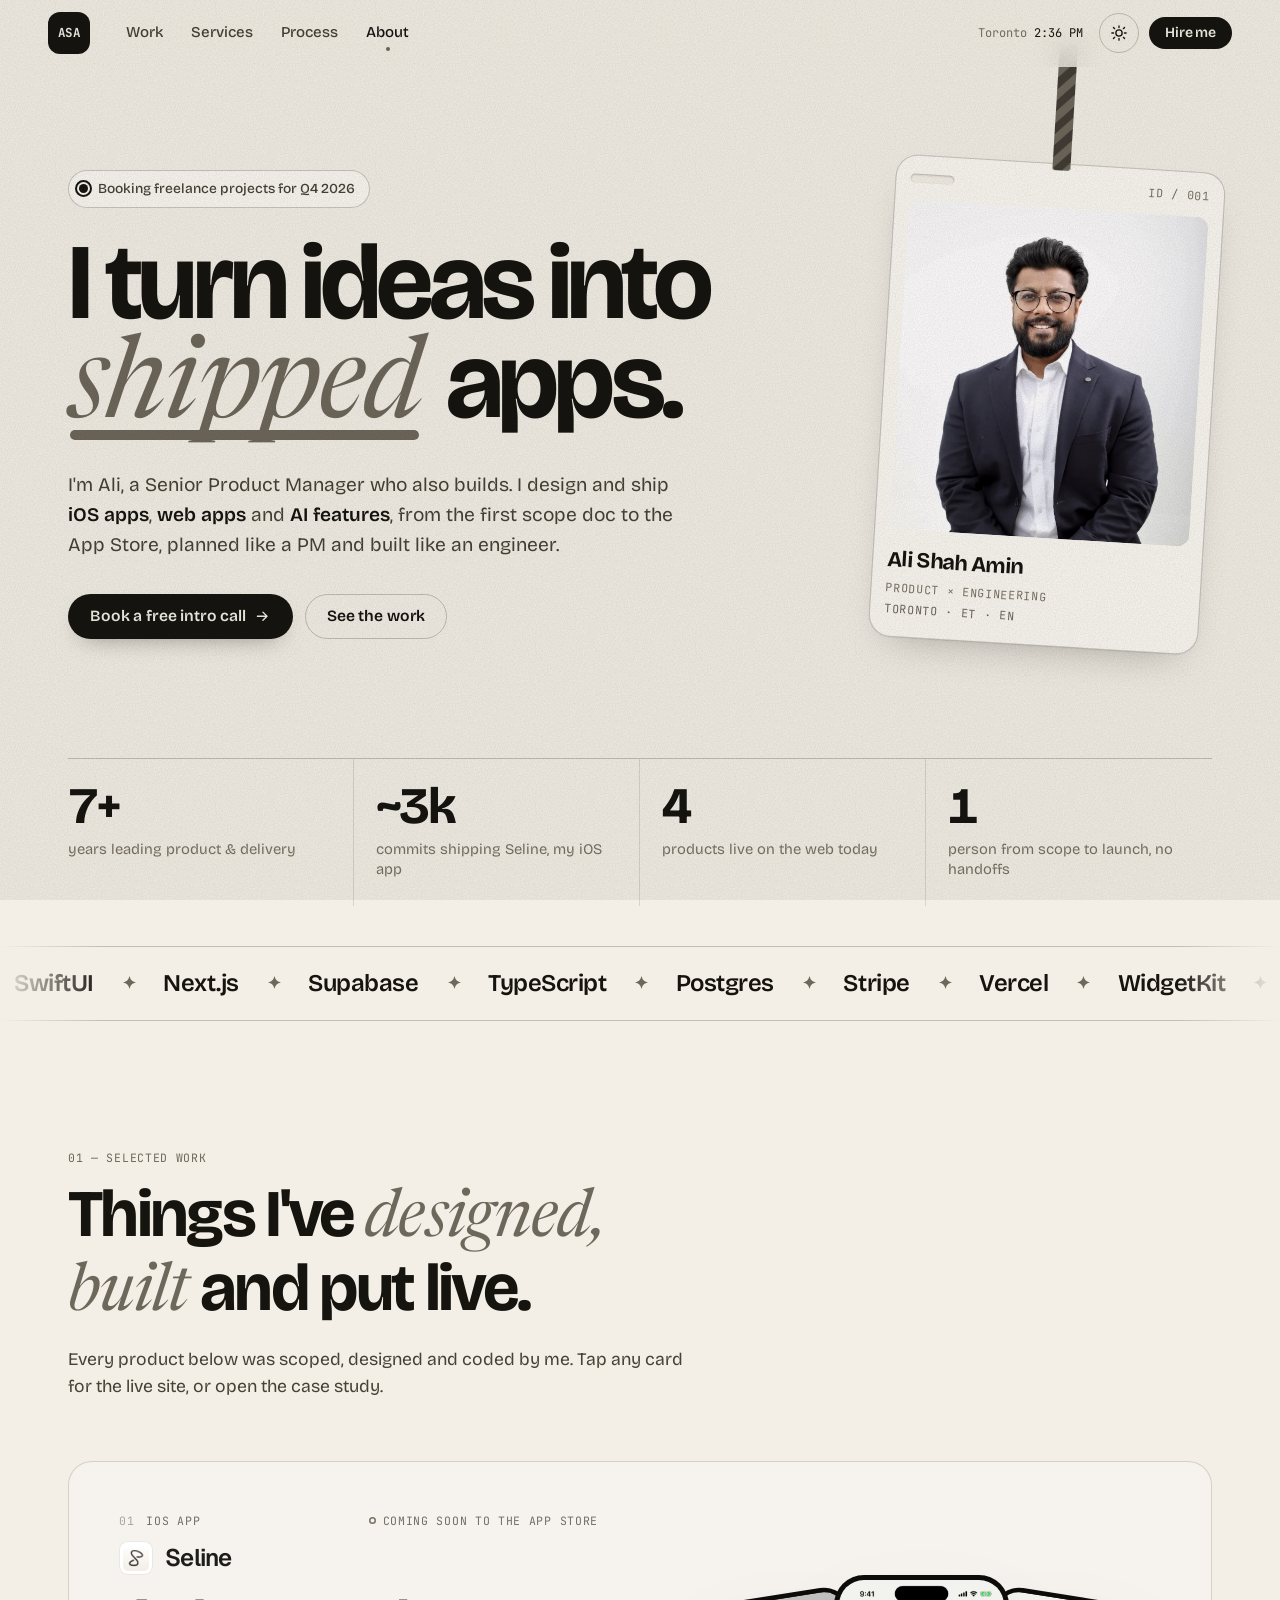
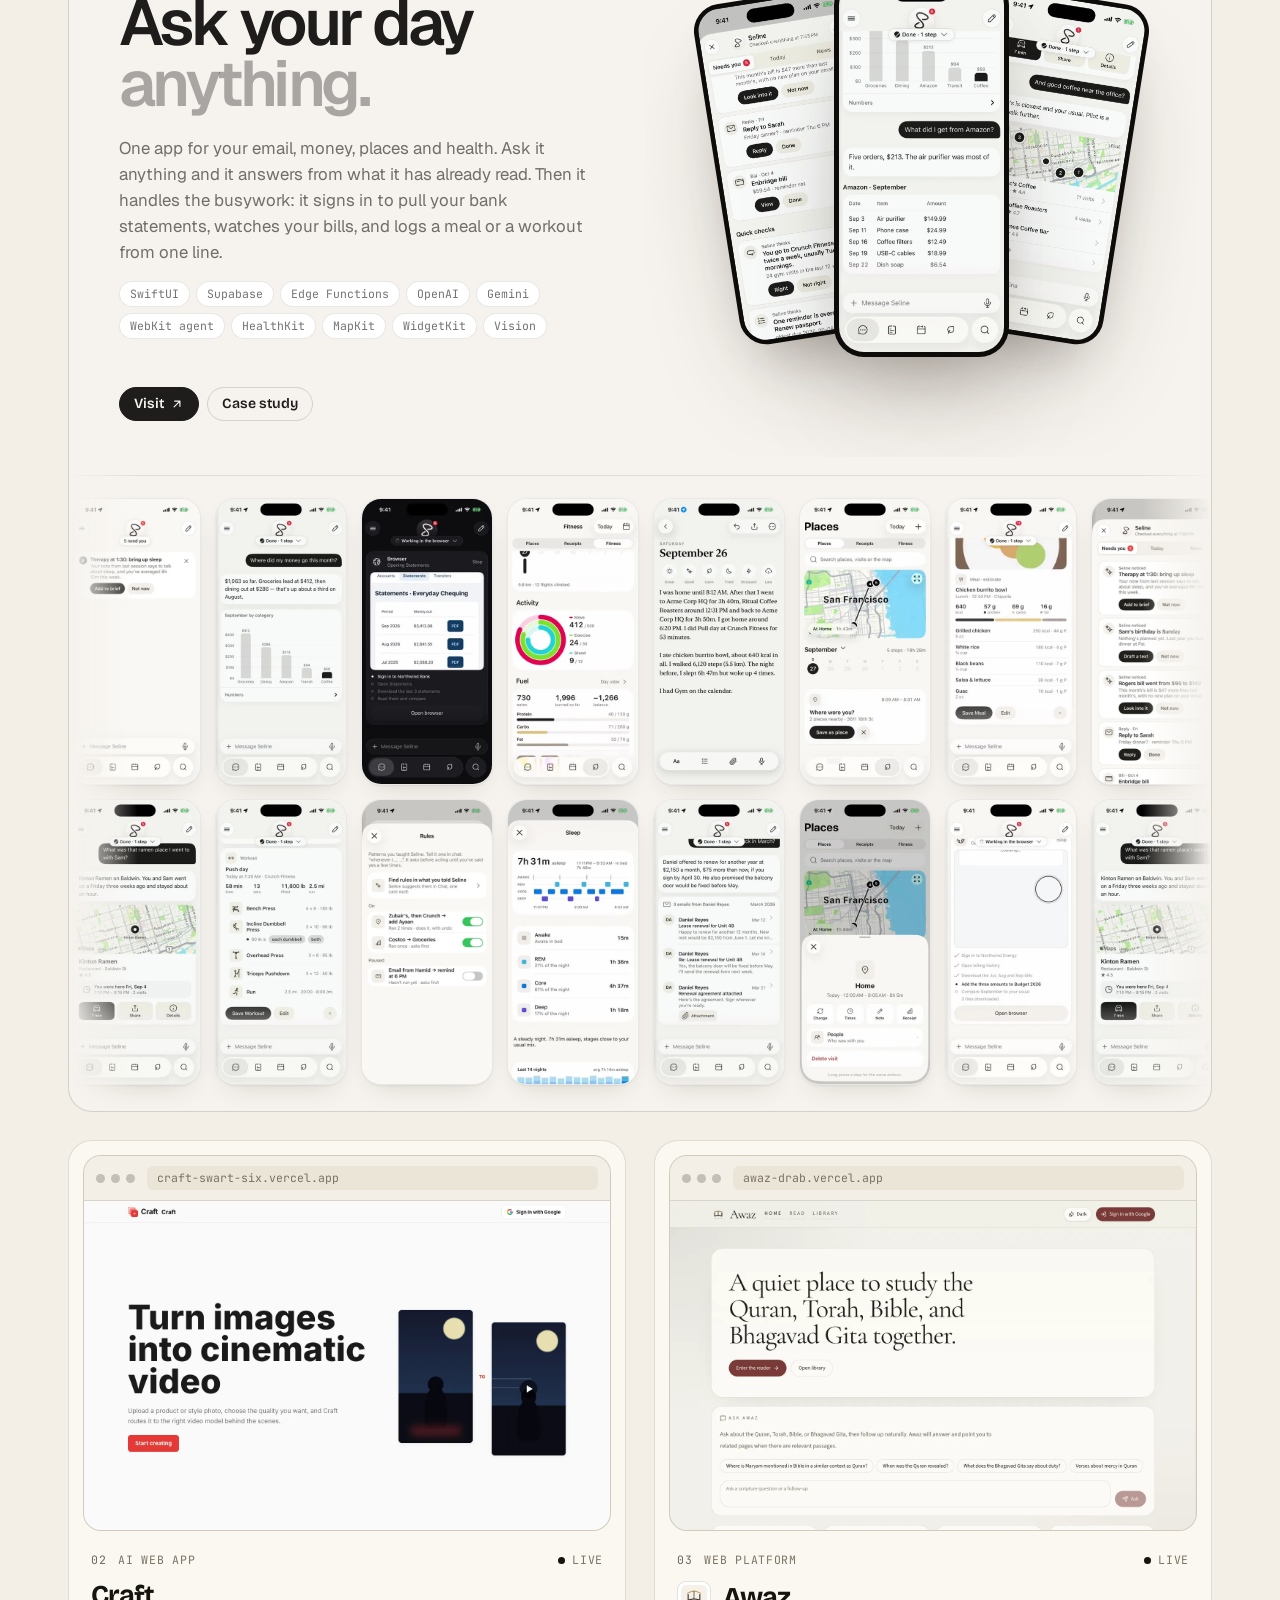
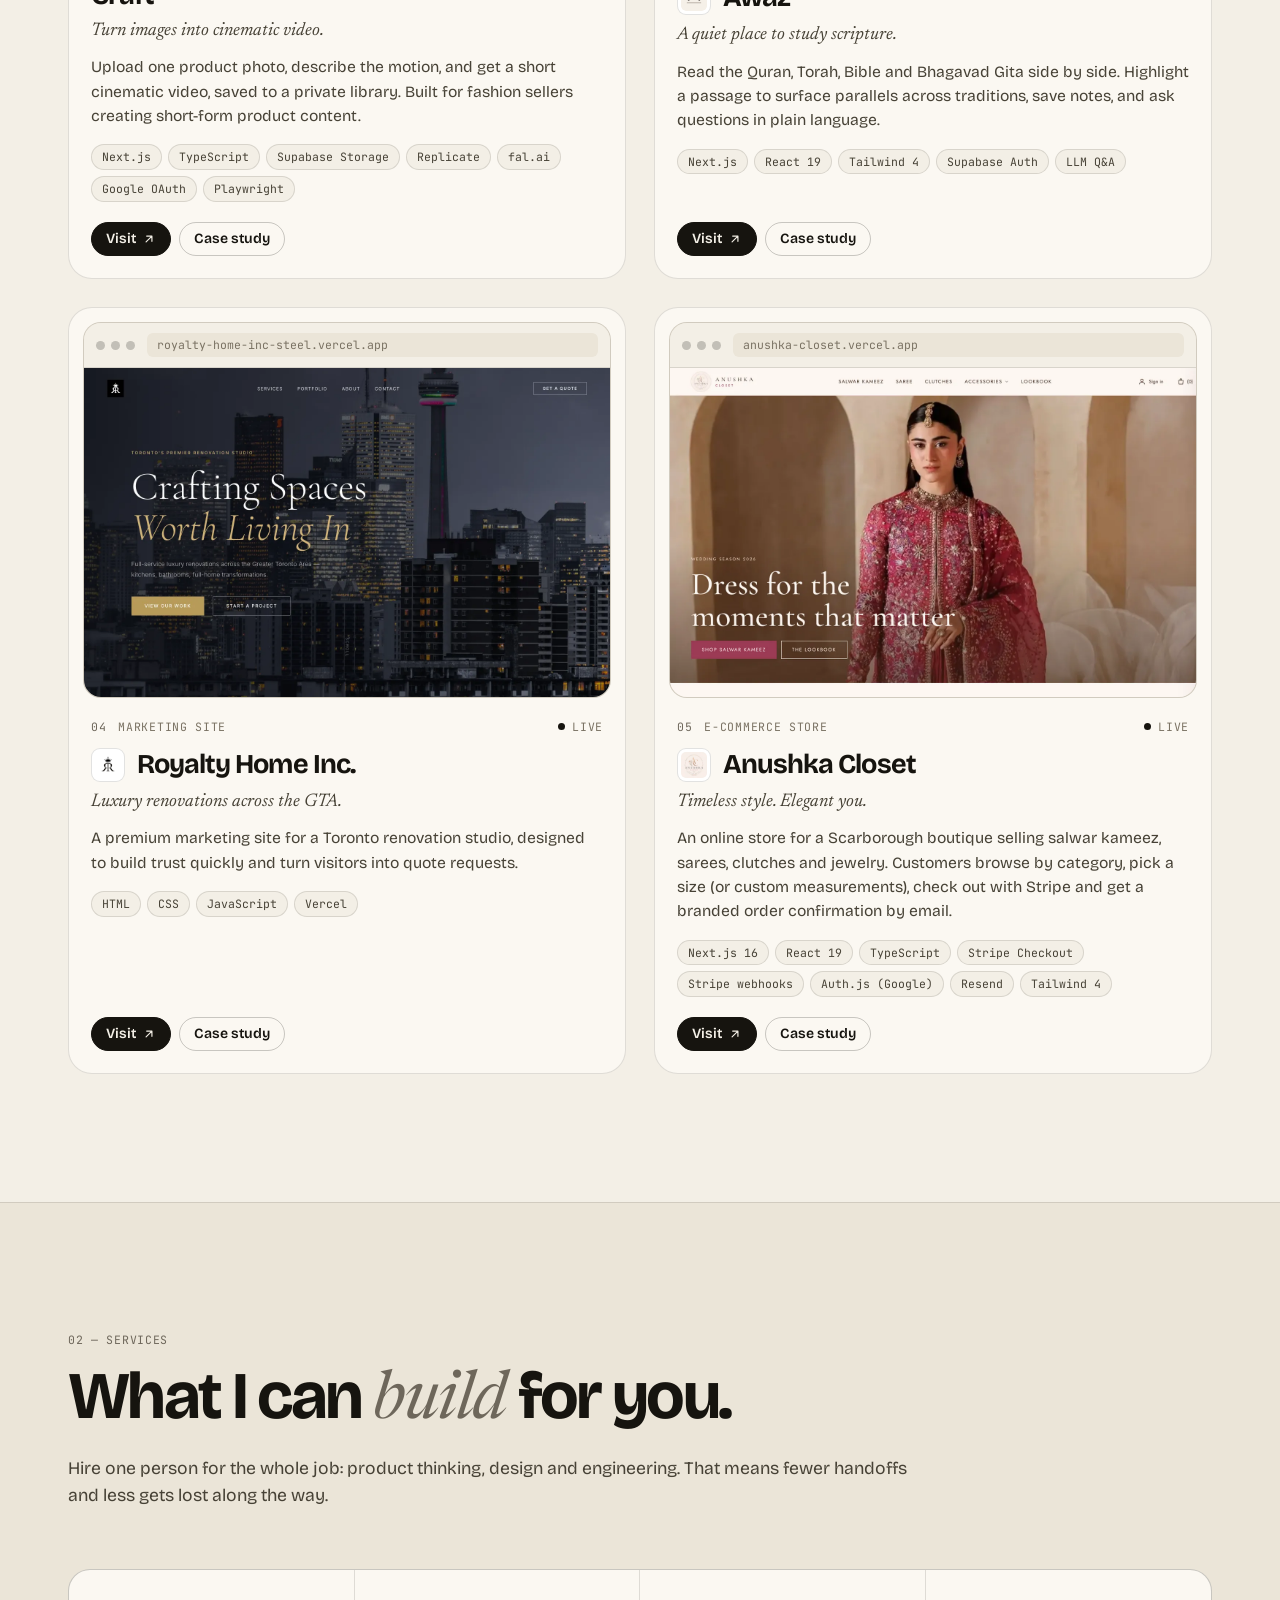
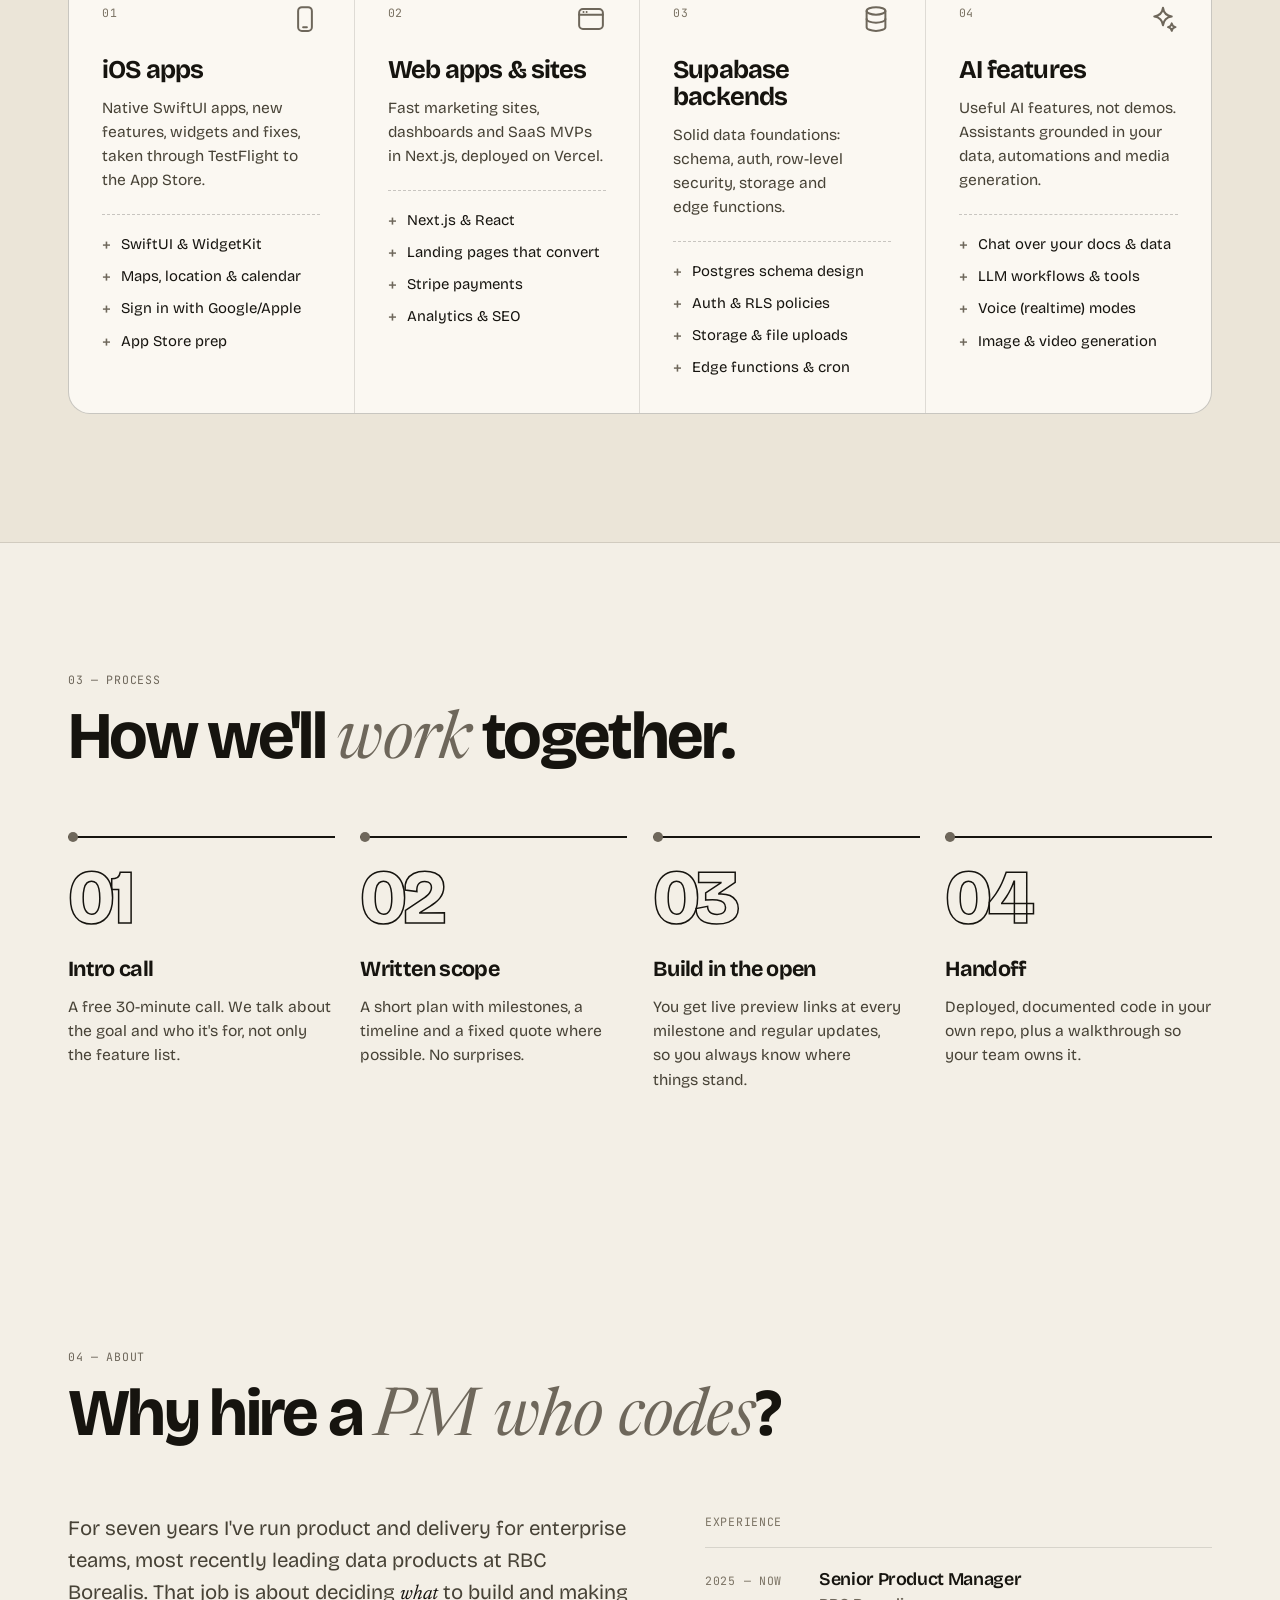
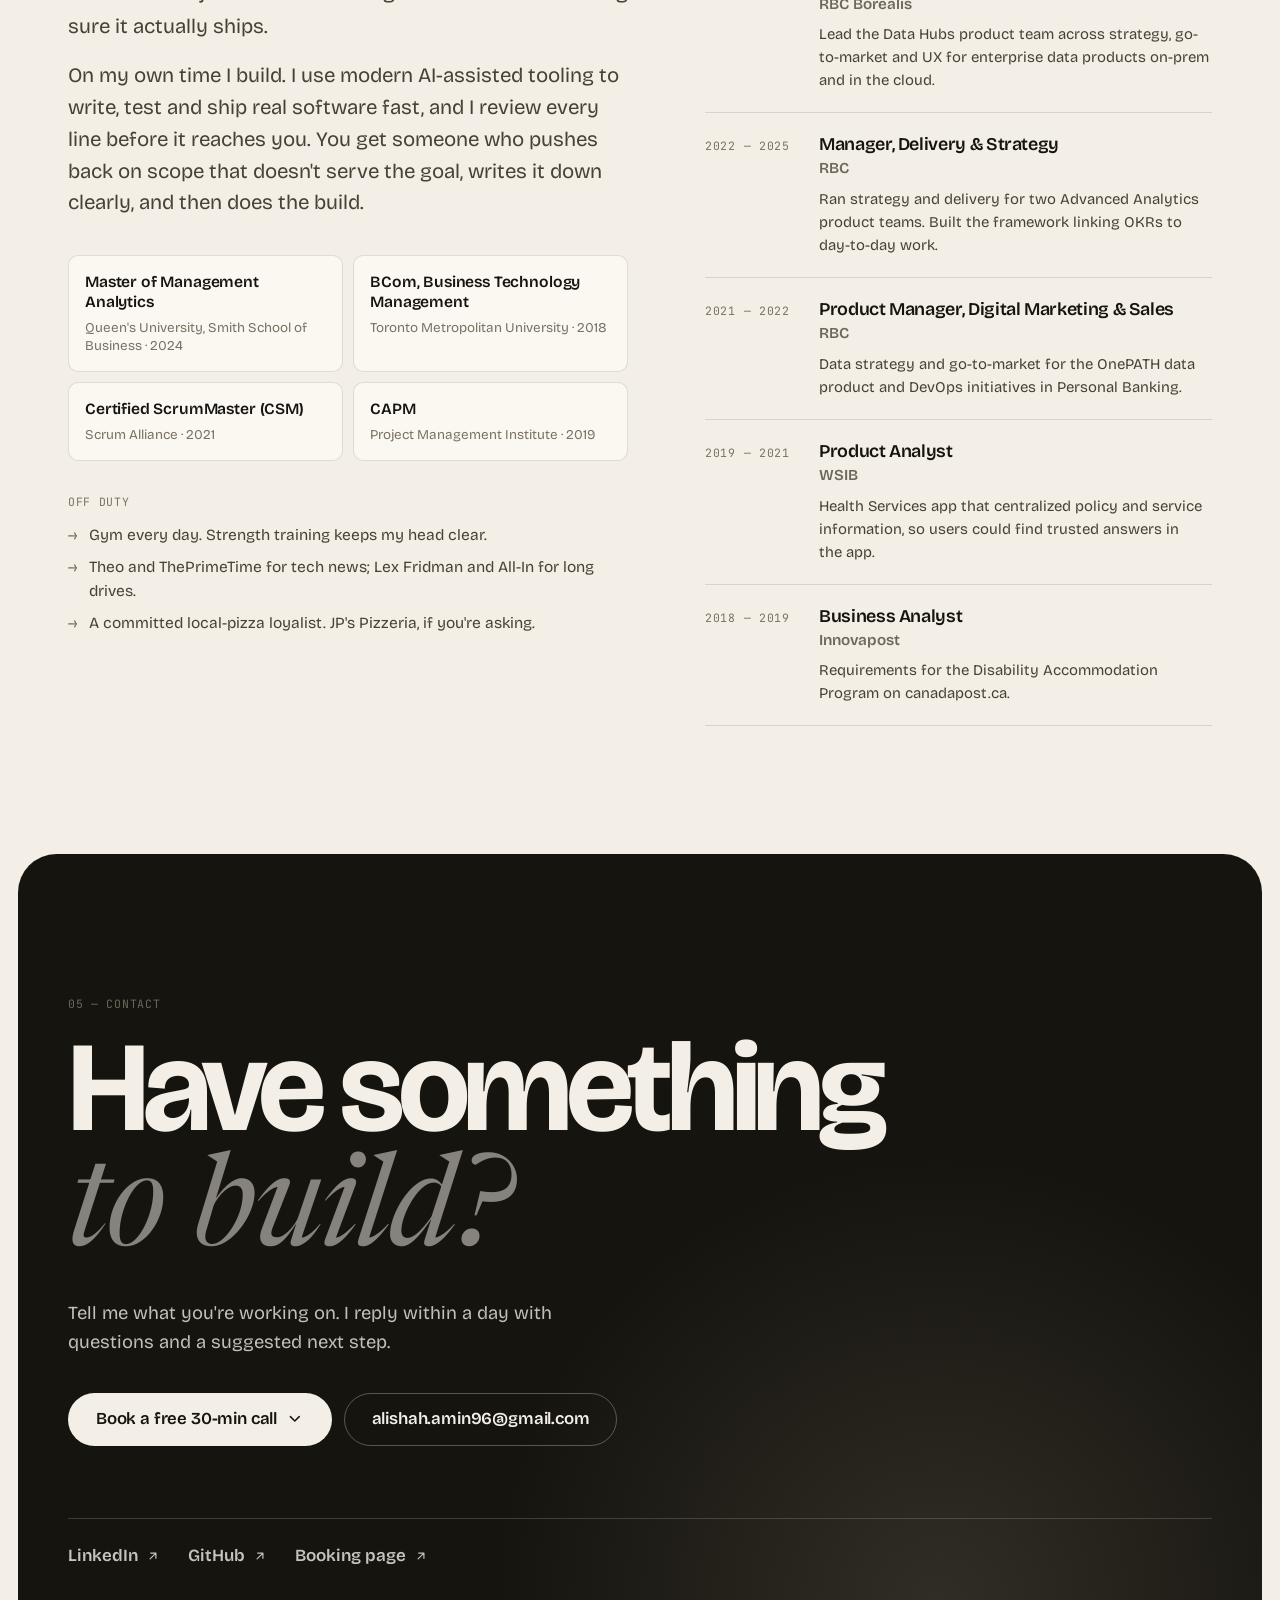
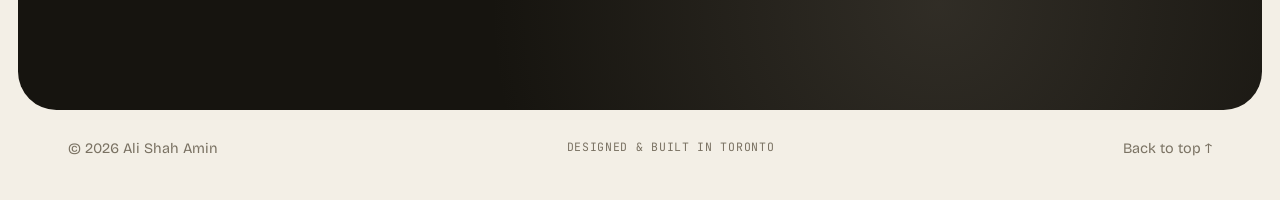
<file: index.html>
<!doctype html>
<html lang="en">
<head>
  <meta charset="UTF-8" />
  <meta name="viewport" content="width=device-width, initial-scale=1, viewport-fit=cover" />
  <title>Ali Shah Amin | iOS, Web &amp; AI Product Builder in Toronto</title>
  <meta name="description" content="Senior Product Manager who designs and builds. iOS apps in SwiftUI, web apps in Next.js, Supabase backends and AI features, from first scope to launch. Available for freelance projects." />
  <link rel="canonical" href="https://alishah-amin.vercel.app/" />
  <meta name="theme-color" content="#f3efe6" media="(prefers-color-scheme: light)" />
  <meta name="theme-color" content="#11100e" media="(prefers-color-scheme: dark)" />
  <meta name="color-scheme" content="light dark" />

  <meta property="og:type" content="website" />
  <meta property="og:url" content="https://alishah-amin.vercel.app/" />
  <meta property="og:title" content="Ali Shah Amin | iOS, Web & AI Product Builder" />
  <meta property="og:description" content="I turn ideas into shipped apps. iOS, Next.js, Supabase and AI, planned like a PM and built like an engineer." />
  <meta property="og:image" content="https://alishah-amin.vercel.app/assets/og.png" />
  <meta name="twitter:card" content="summary_large_image" />
  <meta name="twitter:image" content="https://alishah-amin.vercel.app/assets/og.png" />

  <link rel="icon" href="assets/favicon.svg" type="image/svg+xml" />

  <script>
    // Apply the saved theme before first paint to avoid a flash.
    try {
      var t = localStorage.getItem("theme");
      if (t === "light" || t === "dark") document.documentElement.setAttribute("data-theme", t);
    } catch (e) {}
  </script>

  <link rel="preconnect" href="https://fonts.googleapis.com" />
  <link rel="preconnect" href="https://fonts.gstatic.com" crossorigin />
  <link href="https://fonts.googleapis.com/css2?family=Bricolage+Grotesque:opsz,wght@12..96,300..800&family=Geist:wght@400;500;600;700&family=JetBrains+Mono:wght@400;500&family=Newsreader:ital,opsz,wght@1,6..72,400;1,6..72,500&display=swap" rel="stylesheet" />
  <link rel="preload" as="image" href="assets/img/profile.webp" />
  <link rel="stylesheet" href="styles.css?v=20260928e" />
  <script src="content.js?v=20260928c" defer></script>
  <script src="app.js?v=20260928b" defer></script>
  <script defer src="https://cdn.vercel-insights.com/v1/script.js"></script>

  <script type="application/ld+json">
  {
    "@context": "https://schema.org",
    "@type": "Person",
    "name": "Ali Shah Amin",
    "jobTitle": "Product Manager & Builder",
    "url": "https://alishah-amin.vercel.app/",
    "address": { "@type": "PostalAddress", "addressLocality": "Toronto", "addressCountry": "CA" },
    "sameAs": ["https://www.linkedin.com/in/alishah-amin/", "https://github.com/alishahamin403"],
    "knowsAbout": ["iOS development", "SwiftUI", "Next.js", "Supabase", "AI product development", "Product management"]
  }
  </script>
</head>
<body>
  <a class="skip-link" href="#main">Skip to content</a>

  <header class="topbar">
    <div class="topbar-inner">
      <a class="monogram" href="#top" aria-label="Ali Shah Amin, back to top">
        <span>ASA</span>
      </a>
      <nav class="nav" aria-label="Primary">
        <a href="#work">Work</a>
        <a href="#services">Services</a>
        <a href="#process">Process</a>
        <a href="#about">About</a>
      </nav>
      <div class="topbar-right">
        <span class="clock" aria-live="off"><span class="clock-city">Toronto</span> <time id="local-time">--:--</time></span>
        <button class="theme-toggle" id="theme-toggle" type="button" aria-label="Switch color theme">
          <svg class="icon-sun" viewBox="0 0 24 24" aria-hidden="true"><circle cx="12" cy="12" r="4.2"/><path d="M12 2.5v2.2M12 19.3v2.2M4.6 4.6l1.6 1.6M17.8 17.8l1.6 1.6M2.5 12h2.2M19.3 12h2.2M4.6 19.4l1.6-1.6M17.8 6.2l1.6-1.6"/></svg>
          <svg class="icon-moon" viewBox="0 0 24 24" aria-hidden="true"><path d="M20.2 14.6A8.5 8.5 0 0 1 9.4 3.8a8.5 8.5 0 1 0 10.8 10.8Z"/></svg>
        </button>
        <a class="btn btn-ink btn-sm" href="#contact">Hire me</a>
      </div>
    </div>
  </header>

  <main id="main">

    <!-- Hero -->
    <section class="hero" id="top">
      <div class="hero-copy">
        <p class="availability reveal" style="--d:0">
          <span class="pulse" aria-hidden="true"></span>
          <span id="availability-text">Booking freelance projects for Q4 2026</span>
        </p>
        <h1 class="hero-title reveal" style="--d:1">
          I turn ideas into <em>shipped</em> apps.
        </h1>
        <p class="hero-sub reveal" style="--d:2">
          I'm Ali, a Senior Product Manager who also builds. I design and ship
          <strong>iOS apps</strong>, <strong>web apps</strong> and <strong>AI features</strong>, from the first scope doc
          to the App Store, planned like a PM and built like an engineer.
        </p>
        <div class="hero-actions reveal" style="--d:3">
          <a class="btn btn-accent" href="#contact" data-open-booking>
            Book a free intro call
            <svg viewBox="0 0 24 24" aria-hidden="true"><path d="M5 12h14M13 6l6 6-6 6"/></svg>
          </a>
          <a class="btn btn-ghost" href="#work">See the work</a>
        </div>
      </div>

      <figure class="hero-badge reveal" style="--d:2">
        <div class="badge-card">
          <div class="badge-top">
            <span class="badge-hole" aria-hidden="true"></span>
            <span class="mono">ID / 001</span>
          </div>
          <img src="assets/img/profile.webp" width="917" height="1000" alt="Portrait of Ali Shah Amin" />
          <figcaption>
            <span class="badge-name">Ali Shah Amin</span>
            <span class="mono">Product × Engineering</span>
            <span class="mono badge-loc">Toronto · ET · EN</span>
          </figcaption>
        </div>
      </figure>

      <dl class="stats reveal" style="--d:4" id="stats"></dl>
    </section>

    <!-- Stack marquee -->
    <div class="marquee" aria-label="Tools I build with">
      <div class="marquee-track" id="marquee"></div>
    </div>

    <!-- Work -->
    <section class="section" id="work" aria-labelledby="work-title">
      <header class="section-head">
        <p class="kicker mono">01 — Selected work</p>
        <h2 id="work-title" class="section-title">Things I've <em>designed, built</em> and put live.</h2>
        <p class="section-lede">Every product below was scoped, designed and coded by me. Tap any card for the live site, or open the case study.</p>
      </header>
      <div class="work" id="work-list"></div>
    </section>

    <!-- Services -->
    <section class="section section-band" id="services" aria-labelledby="services-title">
      <header class="section-head">
        <p class="kicker mono">02 — Services</p>
        <h2 id="services-title" class="section-title">What I can <em>build</em> for you.</h2>
        <p class="section-lede">Hire one person for the whole job: product thinking, design and engineering. That means fewer handoffs and less gets lost along the way.</p>
      </header>
      <div class="services" id="services-list"></div>
    </section>

    <!-- Process -->
    <section class="section" id="process" aria-labelledby="process-title">
      <header class="section-head">
        <p class="kicker mono">03 — Process</p>
        <h2 id="process-title" class="section-title">How we'll <em>work</em> together.</h2>
      </header>
      <ol class="process" id="process-list"></ol>
    </section>

    <!-- About -->
    <section class="section" id="about" aria-labelledby="about-title">
      <header class="section-head">
        <p class="kicker mono">04 — About</p>
        <h2 id="about-title" class="section-title">Why hire a <em>PM who codes</em>?</h2>
      </header>
      <div class="about">
        <div class="about-intro">
          <p>
            For seven years I've run product and delivery for enterprise teams, most recently leading data products at
            RBC Borealis. That job is about deciding <em>what</em> to build and making sure it actually ships.
          </p>
          <p>
            On my own time I build. I use modern AI-assisted tooling to write, test and ship real software fast,
            and I review every line before it reaches you. You get someone who pushes back on scope that doesn't serve the goal,
            writes it down clearly, and then does the build.
          </p>
          <div class="credentials" id="credentials"></div>
          <div class="off-duty">
            <p class="mono off-duty-label">Off duty</p>
            <ul id="off-duty"></ul>
          </div>
        </div>
        <div class="timeline-wrap">
          <p class="mono timeline-label">Experience</p>
          <ol class="timeline" id="career-list"></ol>
        </div>
      </div>
    </section>

    <!-- Contact -->
    <section class="contact" id="contact" aria-labelledby="contact-title">
      <div class="contact-inner">
        <p class="kicker mono">05 — Contact</p>
        <h2 id="contact-title" class="contact-title">Have something<br /><em>to build?</em></h2>
        <p class="contact-lede">Tell me what you're working on. I reply within a day with questions and a suggested next step.</p>
        <div class="contact-actions">
          <button class="btn btn-accent btn-lg" id="booking-toggle" type="button" aria-expanded="false" aria-controls="booking-panel">
            Book a free 30-min call
            <svg viewBox="0 0 24 24" aria-hidden="true"><path d="m6 9 6 6 6-6"/></svg>
          </button>
          <a class="btn btn-ghost btn-lg" id="contact-email" href="mailto:alishah.amin96@gmail.com">alishah.amin96@gmail.com</a>
        </div>
        <div class="booking-panel" id="booking-panel" hidden>
          <div class="booking-frame-shell">
            <div class="booking-loading" id="booking-loading">
              <span>Loading calendar…</span>
              <a id="booking-fallback" href="https://calendar.app.google/cWuoHbffiUtKMDxv8" target="_blank" rel="noopener noreferrer">Open the booking page instead ↗</a>
            </div>
            <iframe id="booking-frame" title="Book a call with Ali Shah Amin" loading="lazy" referrerpolicy="strict-origin-when-cross-origin"></iframe>
          </div>
        </div>
        <ul class="socials" id="socials"></ul>
      </div>
    </section>
  </main>

  <footer class="footer">
    <span>© <span id="year"></span> Ali Shah Amin</span>
    <span class="mono">Designed &amp; built in Toronto</span>
    <a href="#top">Back to top ↑</a>
  </footer>

  <dialog class="case" id="case-dialog" aria-labelledby="case-title">
    <form method="dialog" class="case-close-form">
      <button class="case-close" aria-label="Close case study">
        <svg viewBox="0 0 24 24" aria-hidden="true"><path d="M6 6l12 12M18 6 6 18"/></svg>
      </button>
    </form>
    <p class="mono case-kicker" id="case-kicker"></p>
    <h2 class="case-title" id="case-title"></h2>
    <p class="case-tagline" id="case-tagline"></p>
    <dl class="case-grid">
      <div><dt class="mono">Problem</dt><dd id="case-problem"></dd></div>
      <div><dt class="mono">What I built</dt><dd id="case-build"></dd></div>
      <div><dt class="mono">My role</dt><dd id="case-role"></dd></div>
      <div><dt class="mono">Outcome</dt><dd id="case-outcome"></dd></div>
      <div class="case-stack-row"><dt class="mono">Stack</dt><dd><ul class="chips" id="case-stack"></ul></dd></div>
    </dl>
    <a class="btn btn-ink" id="case-link" href="#" target="_blank" rel="noopener noreferrer">Visit live site ↗</a>
  </dialog>
</body>
</html>
</file>
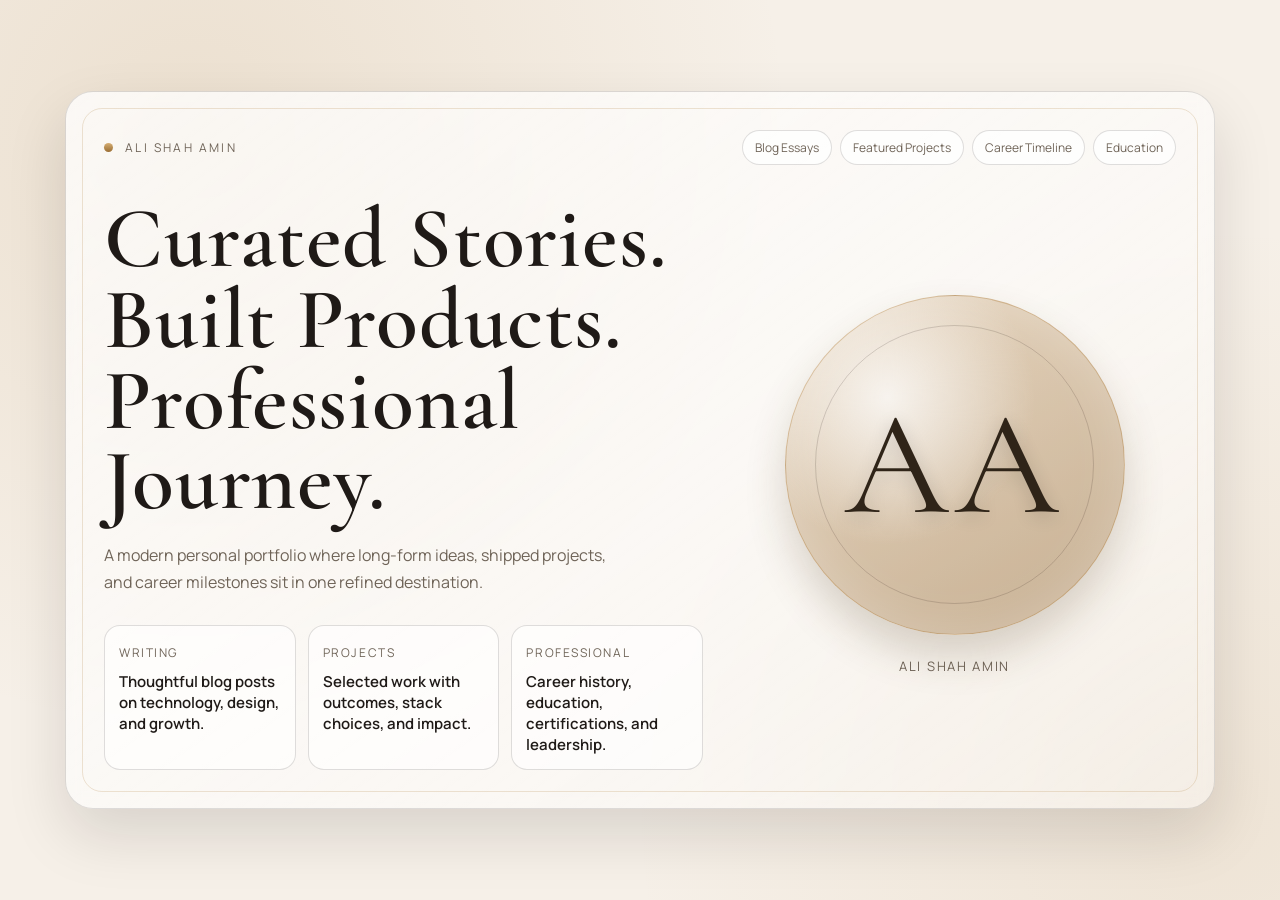
<file: mockups/mockup-1.html>
<!doctype html>
<html lang="en">
<head>
  <meta charset="UTF-8" />
  <meta name="viewport" content="width=device-width, initial-scale=1" />
  <title>Mockup 1 - Editorial Luxe</title>
  <link rel="preconnect" href="https://fonts.googleapis.com">
  <link rel="preconnect" href="https://fonts.gstatic.com" crossorigin>
  <link href="https://fonts.googleapis.com/css2?family=Cormorant+Garamond:wght@500;600;700&family=Manrope:wght@400;500;700&display=swap" rel="stylesheet">
  <style>
    :root {
      --paper: #f6f0e8;
      --ink: #1f1a17;
      --muted: #6f6458;
      --gold: #b58a4e;
      --card: rgba(255, 255, 255, 0.6);
      --line: rgba(31, 26, 23, 0.14);
    }

    * { box-sizing: border-box; }

    body {
      margin: 0;
      font-family: "Manrope", sans-serif;
      color: var(--ink);
      min-height: 100vh;
      background:
        radial-gradient(circle at 15% 15%, rgba(181, 138, 78, 0.16), transparent 45%),
        radial-gradient(circle at 95% 90%, rgba(181, 138, 78, 0.12), transparent 40%),
        var(--paper);
      display: grid;
      place-items: center;
      padding: 40px 24px;
    }

    .frame {
      width: min(1150px, 100%);
      border: 1px solid var(--line);
      background: linear-gradient(145deg, rgba(255,255,255,0.76), rgba(255,255,255,0.38));
      backdrop-filter: blur(8px);
      border-radius: 28px;
      box-shadow: 0 26px 60px rgba(26, 18, 12, 0.13);
      padding: 38px;
      position: relative;
      overflow: hidden;
      animation: fadeUp 0.7s ease both;
    }

    .frame::after {
      content: "";
      position: absolute;
      inset: 16px;
      border: 1px solid rgba(181, 138, 78, 0.23);
      border-radius: 20px;
      pointer-events: none;
    }

    .top {
      display: flex;
      justify-content: space-between;
      align-items: center;
      gap: 16px;
      margin-bottom: 34px;
    }

    .brand {
      display: flex;
      align-items: center;
      gap: 12px;
      letter-spacing: 0.2em;
      text-transform: uppercase;
      font-size: 12px;
      color: var(--muted);
    }

    .dot {
      width: 9px;
      height: 9px;
      border-radius: 50%;
      background: linear-gradient(180deg, #d6ae73, #9a6e33);
    }

    .tags {
      display: flex;
      flex-wrap: wrap;
      justify-content: flex-end;
      gap: 8px;
    }

    .tag {
      border: 1px solid var(--line);
      border-radius: 999px;
      padding: 8px 12px;
      font-size: 12px;
      color: var(--muted);
      background: rgba(255, 255, 255, 0.72);
    }

    .hero {
      display: grid;
      grid-template-columns: 1.15fr 0.85fr;
      gap: 30px;
      align-items: center;
    }

    h1 {
      margin: 0;
      font-family: "Cormorant Garamond", serif;
      font-weight: 600;
      font-size: clamp(44px, 7vw, 86px);
      line-height: 0.94;
      letter-spacing: 0.01em;
    }

    .lead {
      margin: 20px 0 30px;
      max-width: 52ch;
      color: var(--muted);
      line-height: 1.65;
      font-size: 16px;
    }

    .timeline {
      display: grid;
      grid-template-columns: repeat(3, 1fr);
      gap: 12px;
    }

    .item {
      border: 1px solid var(--line);
      border-radius: 16px;
      padding: 14px;
      background: var(--card);
      min-height: 106px;
    }

    .item small {
      color: var(--muted);
      font-size: 12px;
      text-transform: uppercase;
      letter-spacing: 0.13em;
    }

    .item h3 {
      margin: 9px 0 0;
      font-size: 15px;
      font-weight: 600;
      line-height: 1.4;
    }

    .monogram-wrap {
      display: grid;
      place-items: center;
      gap: 22px;
    }

    .monogram {
      width: min(340px, 72vw);
      aspect-ratio: 1 / 1;
      border-radius: 50%;
      border: 1px solid rgba(181, 138, 78, 0.38);
      background:
        radial-gradient(circle at 30% 30%, rgba(255,255,255,0.8), rgba(245, 231, 215, 0.2) 44%),
        linear-gradient(150deg, #e5d4bd, #baa07f);
      box-shadow:
        inset 0 0 50px rgba(255,255,255,0.24),
        0 22px 40px rgba(80, 58, 32, 0.2);
      display: grid;
      place-items: center;
      position: relative;
    }

    .monogram::before {
      content: "";
      position: absolute;
      width: 82%;
      height: 82%;
      border-radius: 50%;
      border: 1px solid rgba(33, 23, 14, 0.16);
    }

    .monogram span {
      font-family: "Cormorant Garamond", serif;
      font-size: clamp(90px, 15vw, 148px);
      letter-spacing: 0.04em;
      color: #2f2418;
      text-shadow: 0 4px 18px rgba(0,0,0,0.16);
    }

    .note {
      text-align: center;
      color: var(--muted);
      font-size: 13px;
      letter-spacing: 0.13em;
      text-transform: uppercase;
    }

    @keyframes fadeUp {
      from { opacity: 0; transform: translateY(12px); }
      to { opacity: 1; transform: translateY(0); }
    }

    @media (max-width: 950px) {
      .frame { padding: 26px; }
      .hero { grid-template-columns: 1fr; }
      .timeline { grid-template-columns: 1fr; }
      .top { margin-bottom: 20px; }
      .tags { justify-content: flex-start; }
    }
  </style>
</head>
<body>
  <main class="frame">
    <section class="top">
      <div class="brand"><span class="dot"></span>Ali Shah Amin</div>
      <div class="tags">
        <span class="tag">Blog Essays</span>
        <span class="tag">Featured Projects</span>
        <span class="tag">Career Timeline</span>
        <span class="tag">Education</span>
      </div>
    </section>

    <section class="hero">
      <article>
        <h1>Curated Stories.<br/>Built Products.<br/>Professional Journey.</h1>
        <p class="lead">
          A modern personal portfolio where long-form ideas, shipped projects, and career milestones sit in one refined destination.
        </p>

        <div class="timeline">
          <div class="item">
            <small>Writing</small>
            <h3>Thoughtful blog posts on technology, design, and growth.</h3>
          </div>
          <div class="item">
            <small>Projects</small>
            <h3>Selected work with outcomes, stack choices, and impact.</h3>
          </div>
          <div class="item">
            <small>Professional</small>
            <h3>Career history, education, certifications, and leadership.</h3>
          </div>
        </div>
      </article>

      <aside class="monogram-wrap">
        <div class="monogram"><span>AA</span></div>
        <div class="note">Ali Shah Amin</div>
      </aside>
    </section>
  </main>
</body>
</html>
</file>
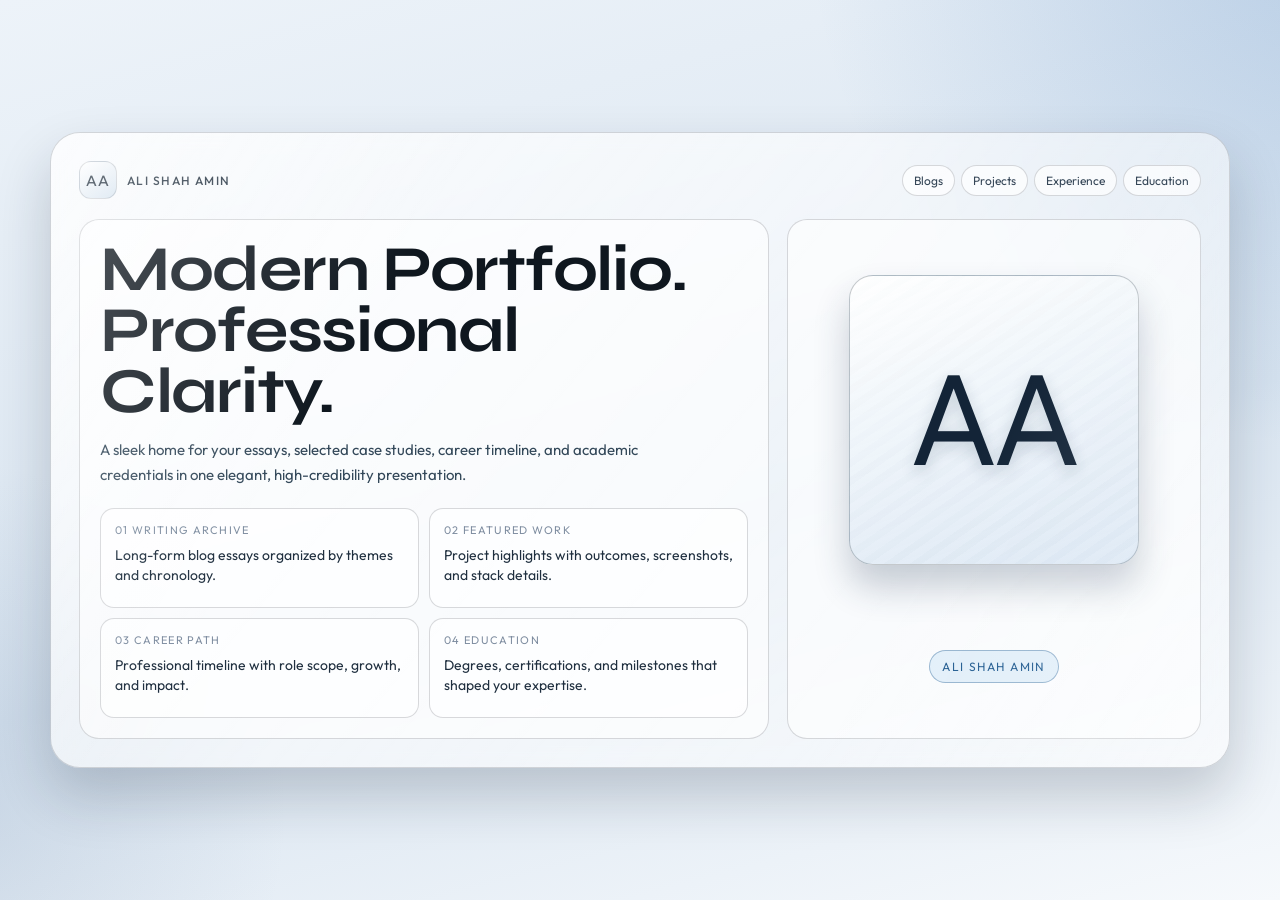
<file: mockups/mockup-2.html>
<!doctype html>
<html lang="en">
<head>
  <meta charset="UTF-8" />
  <meta name="viewport" content="width=device-width, initial-scale=1" />
  <title>Mockup 2 - Glassline Modern</title>
  <link rel="preconnect" href="https://fonts.googleapis.com">
  <link rel="preconnect" href="https://fonts.gstatic.com" crossorigin>
  <link href="https://fonts.googleapis.com/css2?family=Outfit:wght@300;400;500;700&family=Syne:wght@500;600;700&display=swap" rel="stylesheet">
  <style>
    :root {
      --ink: #0f171f;
      --slate: #283644;
      --sky: #dbe6f2;
      --cloud: #f5f9fd;
      --line: rgba(15, 23, 31, 0.16);
      --card: rgba(255, 255, 255, 0.6);
      --steel: #7e8da0;
      --accent: #1f5a8f;
    }

    * { box-sizing: border-box; }

    body {
      margin: 0;
      min-height: 100vh;
      font-family: "Outfit", sans-serif;
      color: var(--ink);
      background:
        radial-gradient(56rem 56rem at 105% -10%, rgba(56, 115, 183, 0.26), transparent 60%),
        radial-gradient(40rem 40rem at -5% 90%, rgba(115, 141, 174, 0.2), transparent 55%),
        linear-gradient(165deg, #edf3f9, #d8e4f0 58%, #f6f9fc);
      display: grid;
      place-items: center;
      padding: 34px 22px;
    }

    .shell {
      width: min(1180px, 100%);
      border-radius: 30px;
      border: 1px solid var(--line);
      background: linear-gradient(130deg, rgba(255,255,255,0.72), rgba(255,255,255,0.45));
      backdrop-filter: blur(9px);
      box-shadow: 0 28px 55px rgba(17, 32, 49, 0.2);
      padding: 28px;
      overflow: hidden;
      position: relative;
      animation: riseIn 0.7s ease both;
    }

    .shell::after {
      content: "";
      position: absolute;
      inset: 0;
      background: linear-gradient(120deg, rgba(255,255,255,0.32), transparent 28% 72%, rgba(255,255,255,0.22));
      pointer-events: none;
    }

    .topbar {
      display: flex;
      justify-content: space-between;
      align-items: center;
      gap: 10px;
      margin-bottom: 20px;
    }

    .identity {
      font-weight: 500;
      letter-spacing: 0.12em;
      text-transform: uppercase;
      font-size: 12px;
      color: var(--slate);
      display: flex;
      align-items: center;
      gap: 10px;
    }

    .identity i {
      width: 38px;
      height: 38px;
      border-radius: 12px;
      display: grid;
      place-items: center;
      background: linear-gradient(145deg, #ffffff, #d7e4f0);
      border: 1px solid var(--line);
      font-style: normal;
      font-family: "Syne", sans-serif;
      font-size: 16px;
      letter-spacing: 0.04em;
    }

    .menu {
      display: flex;
      flex-wrap: wrap;
      gap: 6px;
    }

    .menu span {
      border: 1px solid var(--line);
      border-radius: 999px;
      padding: 7px 11px;
      font-size: 12px;
      color: #354657;
      background: rgba(255,255,255,0.7);
    }

    .layout {
      display: grid;
      grid-template-columns: 1.25fr 0.75fr;
      gap: 18px;
    }

    .panel {
      border: 1px solid var(--line);
      border-radius: 20px;
      background: var(--card);
      padding: 20px;
    }

    h1 {
      margin: 0;
      font-family: "Syne", sans-serif;
      font-weight: 700;
      font-size: clamp(38px, 5vw, 66px);
      line-height: 0.95;
      letter-spacing: -0.02em;
    }

    .subtitle {
      margin: 16px 0 0;
      color: #334859;
      max-width: 54ch;
      line-height: 1.65;
      font-size: 15px;
    }

    .grid {
      margin-top: 20px;
      display: grid;
      grid-template-columns: repeat(2, 1fr);
      gap: 10px;
    }

    .feature {
      border: 1px solid var(--line);
      border-radius: 14px;
      padding: 14px;
      background: rgba(255,255,255,0.65);
      min-height: 100px;
    }

    .feature small {
      display: block;
      font-size: 11px;
      text-transform: uppercase;
      letter-spacing: 0.12em;
      color: var(--steel);
      margin-bottom: 8px;
    }

    .feature p {
      margin: 0;
      font-size: 14px;
      line-height: 1.45;
      color: #1f2f3f;
    }

    .mono {
      display: grid;
      place-items: center;
      gap: 16px;
      min-height: 100%;
    }

    .mono-box {
      width: min(290px, 72vw);
      aspect-ratio: 1 / 1;
      border-radius: 24px;
      border: 1px solid rgba(16, 30, 44, 0.24);
      background:
        linear-gradient(160deg, rgba(255,255,255,0.92), rgba(209,225,240,0.72)),
        repeating-linear-gradient(145deg, rgba(59, 91, 129, 0.08) 0 7px, rgba(255,255,255,0) 7px 15px);
      display: grid;
      place-items: center;
      box-shadow: 0 22px 35px rgba(35, 56, 83, 0.24);
    }

    .mono-box span {
      font-family: "Syne", sans-serif;
      font-size: clamp(88px, 16vw, 138px);
      line-height: 1;
      color: #132437;
      letter-spacing: -0.02em;
      text-shadow: 0 6px 16px rgba(29,53,82,0.2);
    }

    .status {
      border: 1px solid rgba(31, 90, 143, 0.4);
      color: var(--accent);
      border-radius: 999px;
      font-size: 12px;
      letter-spacing: 0.12em;
      text-transform: uppercase;
      padding: 8px 12px;
      background: rgba(220, 235, 248, 0.8);
    }

    @keyframes riseIn {
      from { opacity: 0; transform: translateY(18px); }
      to { opacity: 1; transform: translateY(0); }
    }

    @media (max-width: 980px) {
      .layout { grid-template-columns: 1fr; }
      .grid { grid-template-columns: 1fr; }
      .shell { padding: 20px; }
    }
  </style>
</head>
<body>
  <main class="shell">
    <header class="topbar">
      <div class="identity"><i>AA</i> Ali Shah Amin</div>
      <nav class="menu">
        <span>Blogs</span>
        <span>Projects</span>
        <span>Experience</span>
        <span>Education</span>
      </nav>
    </header>

    <section class="layout">
      <article class="panel">
        <h1>Modern Portfolio.<br/>Professional Clarity.</h1>
        <p class="subtitle">A sleek home for your essays, selected case studies, career timeline, and academic credentials in one elegant, high-credibility presentation.</p>
        <div class="grid">
          <div class="feature">
            <small>01 Writing Archive</small>
            <p>Long-form blog essays organized by themes and chronology.</p>
          </div>
          <div class="feature">
            <small>02 Featured Work</small>
            <p>Project highlights with outcomes, screenshots, and stack details.</p>
          </div>
          <div class="feature">
            <small>03 Career Path</small>
            <p>Professional timeline with role scope, growth, and impact.</p>
          </div>
          <div class="feature">
            <small>04 Education</small>
            <p>Degrees, certifications, and milestones that shaped your expertise.</p>
          </div>
        </div>
      </article>

      <aside class="panel mono">
        <div class="mono-box"><span>AA</span></div>
        <div class="status">Ali Shah Amin</div>
      </aside>
    </section>
  </main>
</body>
</html>
</file>
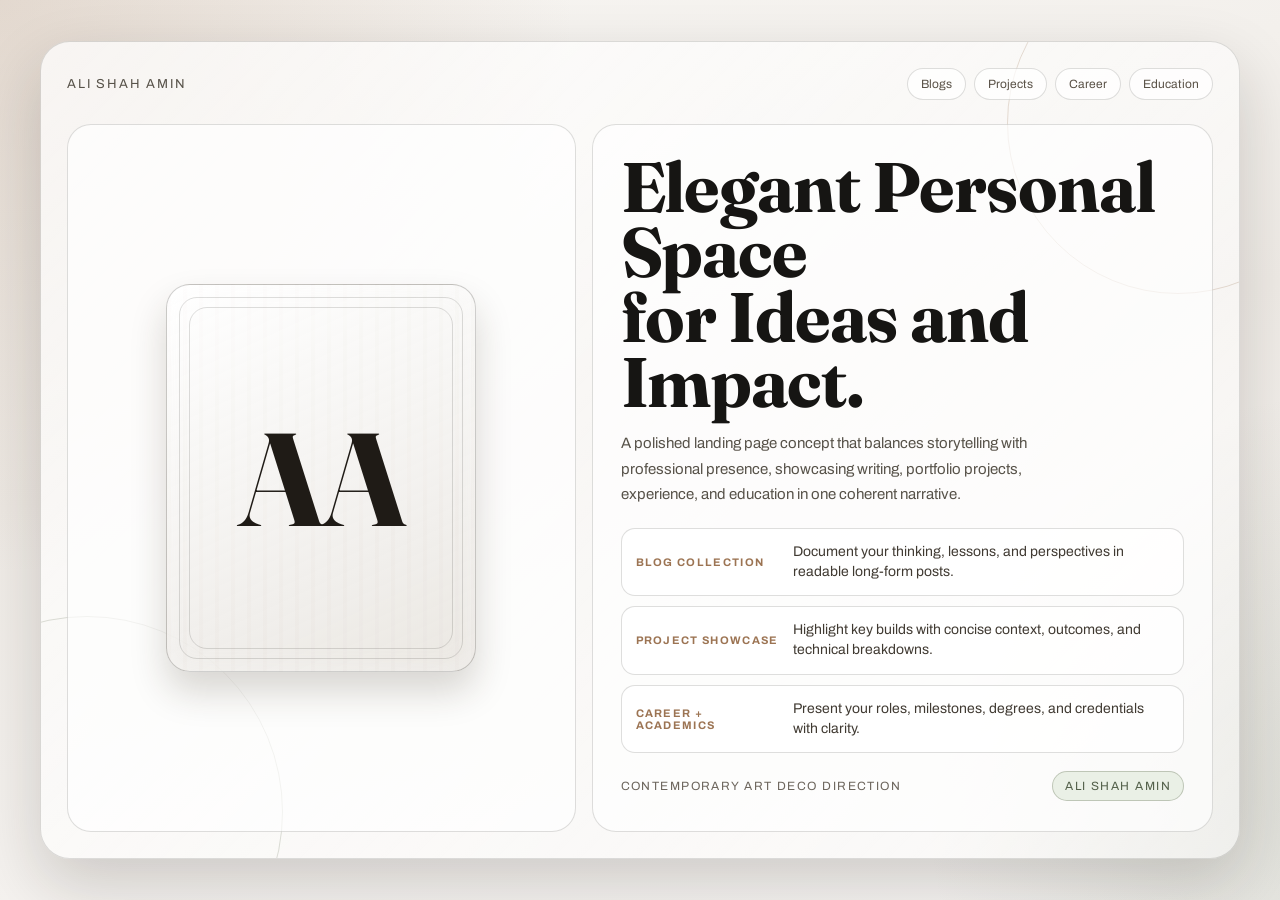
<file: mockups/mockup-3.html>
<!doctype html>
<html lang="en">
<head>
  <meta charset="UTF-8" />
  <meta name="viewport" content="width=device-width, initial-scale=1" />
  <title>Mockup 3 - Contemporary Art Deco</title>
  <link rel="preconnect" href="https://fonts.googleapis.com">
  <link rel="preconnect" href="https://fonts.gstatic.com" crossorigin>
  <link href="https://fonts.googleapis.com/css2?family=Archivo:wght@400;500;700&family=Fraunces:opsz,wght@9..144,500;9..144,700&display=swap" rel="stylesheet">
  <style>
    :root {
      --cream: #f7f5f2;
      --smoke: #e3dfd9;
      --ink: #161513;
      --soft: #575249;
      --olive: #707b62;
      --bronze: #9c7453;
      --panel: rgba(255, 255, 255, 0.66);
      --line: rgba(22, 21, 19, 0.14);
    }

    * { box-sizing: border-box; }

    body {
      margin: 0;
      font-family: "Archivo", sans-serif;
      min-height: 100vh;
      color: var(--ink);
      background:
        radial-gradient(58rem 58rem at 0% 0%, rgba(156,116,83,0.22), transparent 62%),
        radial-gradient(45rem 45rem at 105% 90%, rgba(112,123,98,0.2), transparent 58%),
        linear-gradient(170deg, var(--cream), #efebe6 45%, #f8f6f4);
      display: grid;
      place-items: center;
      padding: 36px 20px;
    }

    .board {
      width: min(1200px, 100%);
      border: 1px solid var(--line);
      border-radius: 30px;
      background: linear-gradient(135deg, rgba(255,255,255,0.72), rgba(255,255,255,0.44));
      box-shadow: 0 26px 64px rgba(28, 24, 18, 0.18);
      padding: 26px;
      position: relative;
      overflow: hidden;
      animation: reveal 0.75s ease both;
    }

    .board::before {
      content: "";
      position: absolute;
      right: -110px;
      top: -90px;
      width: 340px;
      height: 340px;
      border-radius: 50%;
      border: 1px solid rgba(156, 116, 83, 0.24);
    }

    .board::after {
      content: "";
      position: absolute;
      left: -150px;
      bottom: -150px;
      width: 390px;
      height: 390px;
      border-radius: 50%;
      border: 1px solid rgba(112, 123, 98, 0.24);
    }

    .nav {
      display: flex;
      justify-content: space-between;
      align-items: center;
      gap: 12px;
      margin-bottom: 24px;
      position: relative;
      z-index: 2;
    }

    .name {
      font-size: 13px;
      text-transform: uppercase;
      letter-spacing: 0.14em;
      color: var(--soft);
    }

    .links {
      display: flex;
      flex-wrap: wrap;
      gap: 8px;
    }

    .links span {
      border: 1px solid var(--line);
      border-radius: 999px;
      padding: 8px 13px;
      background: rgba(255,255,255,0.72);
      font-size: 12px;
      color: #595146;
    }

    .hero {
      display: grid;
      grid-template-columns: 0.9fr 1.1fr;
      gap: 16px;
      align-items: stretch;
      position: relative;
      z-index: 2;
    }

    .left,
    .right {
      border: 1px solid var(--line);
      border-radius: 24px;
      background: var(--panel);
    }

    .left {
      display: grid;
      place-items: center;
      padding: 20px;
      min-height: 440px;
    }

    .badge {
      width: min(310px, 72vw);
      aspect-ratio: 4 / 5;
      border-radius: 24px;
      border: 1px solid rgba(22, 21, 19, 0.2);
      display: grid;
      place-items: center;
      background:
        linear-gradient(155deg, rgba(255,255,255,0.86), rgba(227,223,217,0.72)),
        repeating-linear-gradient(90deg, rgba(156,116,83,0.08) 0 4px, rgba(255,255,255,0) 4px 16px);
      box-shadow: inset 0 0 24px rgba(255,255,255,0.34), 0 20px 36px rgba(50, 38, 24, 0.18);
      position: relative;
      overflow: hidden;
    }

    .badge::before,
    .badge::after {
      content: "";
      position: absolute;
      border: 1px solid rgba(22, 21, 19, 0.14);
      border-radius: 18px;
      inset: 12px;
    }

    .badge::after {
      inset: 22px;
    }

    .badge span {
      font-family: "Fraunces", serif;
      font-size: clamp(84px, 15vw, 132px);
      font-weight: 700;
      letter-spacing: -0.02em;
      color: #1f1b16;
      z-index: 1;
    }

    .right {
      padding: 30px 28px;
      display: flex;
      flex-direction: column;
      justify-content: space-between;
      min-height: 440px;
    }

    h1 {
      margin: 0;
      font-family: "Fraunces", serif;
      font-weight: 700;
      letter-spacing: -0.015em;
      font-size: clamp(42px, 6vw, 70px);
      line-height: 0.93;
    }

    .desc {
      margin: 16px 0 0;
      color: var(--soft);
      max-width: 50ch;
      line-height: 1.7;
      font-size: 15px;
    }

    .strips {
      margin-top: 20px;
      display: grid;
      gap: 10px;
    }

    .strip {
      border: 1px solid var(--line);
      border-radius: 14px;
      padding: 13px 14px;
      background: rgba(255,255,255,0.78);
      display: grid;
      grid-template-columns: 145px 1fr;
      gap: 12px;
      align-items: center;
    }

    .strip b {
      font-size: 11px;
      text-transform: uppercase;
      letter-spacing: 0.12em;
      color: var(--bronze);
    }

    .strip p {
      margin: 0;
      color: #403a32;
      font-size: 14px;
      line-height: 1.45;
    }

    .footer {
      margin-top: 18px;
      font-size: 12px;
      text-transform: uppercase;
      letter-spacing: 0.12em;
      color: #6c655c;
      display: flex;
      justify-content: space-between;
      align-items: center;
      gap: 10px;
    }

    .sig {
      border: 1px solid rgba(112, 123, 98, 0.36);
      border-radius: 999px;
      padding: 7px 12px;
      color: #53604a;
      background: rgba(229, 236, 223, 0.74);
    }

    @keyframes reveal {
      from { opacity: 0; transform: translateY(14px); }
      to { opacity: 1; transform: translateY(0); }
    }

    @media (max-width: 980px) {
      .hero { grid-template-columns: 1fr; }
      .right { padding: 22px; min-height: auto; }
      .left { min-height: auto; }
      .strip { grid-template-columns: 1fr; gap: 6px; }
    }
  </style>
</head>
<body>
  <main class="board">
    <header class="nav">
      <div class="name">Ali Shah Amin</div>
      <div class="links">
        <span>Blogs</span>
        <span>Projects</span>
        <span>Career</span>
        <span>Education</span>
      </div>
    </header>

    <section class="hero">
      <aside class="left">
        <div class="badge"><span>AA</span></div>
      </aside>

      <article class="right">
        <div>
          <h1>Elegant Personal Space<br/>for Ideas and Impact.</h1>
          <p class="desc">A polished landing page concept that balances storytelling with professional presence, showcasing writing, portfolio projects, experience, and education in one coherent narrative.</p>
        </div>

        <div class="strips">
          <div class="strip"><b>Blog Collection</b><p>Document your thinking, lessons, and perspectives in readable long-form posts.</p></div>
          <div class="strip"><b>Project Showcase</b><p>Highlight key builds with concise context, outcomes, and technical breakdowns.</p></div>
          <div class="strip"><b>Career + Academics</b><p>Present your roles, milestones, degrees, and credentials with clarity.</p></div>
        </div>

        <div class="footer">
          <span>Contemporary Art Deco Direction</span>
          <span class="sig">Ali Shah Amin</span>
        </div>
      </article>
    </section>
  </main>
</body>
</html>
</file>
<file: styles.css>
/* ============================================================
   Ali Shah Amin — portfolio
   Warm paper + ink, with a quiet taupe accent.
   ============================================================ */

:root {
  --bg: #f3efe6;
  --bg-2: #ebe5d8;
  --surface: #fbf8f2;
  --ink: #16140f;
  --ink-2: #474236;
  --muted: #7a7263;
  --line: rgba(22, 20, 15, 0.12);
  --line-strong: rgba(22, 20, 15, 0.22);
  --accent: #6e675b;
  --accent-ink: #fbf8f2;
  --accent-soft: color-mix(in oklab, var(--accent) 14%, transparent);
  --shadow: 0 1px 0 rgba(22, 20, 15, 0.04), 0 18px 40px -22px rgba(22, 20, 15, 0.35);
  --grain-opacity: 0.22;

  --font-display: "Bricolage Grotesque", ui-sans-serif, sans-serif;
  --font-serif: "Newsreader", ui-serif, Georgia, serif;
  --font-mono: "JetBrains Mono", ui-monospace, "SF Mono", monospace;

  --radius: 18px;
  --radius-sm: 10px;
  --gutter: clamp(16px, 4vw, 48px);
  --max: 1240px;
  --ease: cubic-bezier(0.2, 0.7, 0.2, 1);

  color-scheme: light;
}

@media (prefers-color-scheme: dark) {
  :root:not([data-theme="light"]) {
    --bg: #11100e;
    --bg-2: #181613;
    --surface: #1d1b17;
    --ink: #efe9dd;
    --ink-2: #c3bba9;
    --muted: #8c8474;
    --line: rgba(239, 233, 221, 0.1);
    --line-strong: rgba(239, 233, 221, 0.2);
    --accent: #b3ab9d;
    --accent-ink: #11100e;
    --shadow: 0 1px 0 rgba(0, 0, 0, 0.3), 0 22px 50px -24px rgba(0, 0, 0, 0.8);
    --grain-opacity: 0.2;
    color-scheme: dark;
  }
}

:root[data-theme="dark"] {
  --bg: #11100e;
  --bg-2: #181613;
  --surface: #1d1b17;
  --ink: #efe9dd;
  --ink-2: #c3bba9;
  --muted: #8c8474;
  --line: rgba(239, 233, 221, 0.1);
  --line-strong: rgba(239, 233, 221, 0.2);
  --accent: #b3ab9d;
  --accent-ink: #11100e;
  --shadow: 0 1px 0 rgba(0, 0, 0, 0.3), 0 22px 50px -24px rgba(0, 0, 0, 0.8);
  --grain-opacity: 0.2;
  color-scheme: dark;
}

/* Theme-dependent screenshots */
.theme-dark-img { display: none; }
:root[data-theme="dark"] .theme-light-img { display: none; }
:root[data-theme="dark"] .theme-dark-img { display: block; }
@media (prefers-color-scheme: dark) {
  :root:not([data-theme="light"]) .theme-light-img { display: none; }
  :root:not([data-theme="light"]) .theme-dark-img { display: block; }
}

/* ---------- Base ---------- */

*,
*::before,
*::after { box-sizing: border-box; }

html {
  scroll-behavior: smooth;
  scroll-padding-top: 88px;
  -webkit-text-size-adjust: 100%;
}

body {
  margin: 0;
  background: var(--bg);
  color: var(--ink);
  font-family: var(--font-display);
  font-size: 17px;
  line-height: 1.55;
  font-optical-sizing: auto;
  -webkit-font-smoothing: antialiased;
  overflow-x: clip;
  transition: background-color 0.3s var(--ease), color 0.3s var(--ease);
}

/* Paper grain */
body::before {
  content: "";
  position: fixed;
  inset: 0;
  z-index: 100;
  pointer-events: none;
  opacity: var(--grain-opacity);
  mix-blend-mode: multiply;
  background-image: url("data:image/svg+xml,%3Csvg xmlns='http://www.w3.org/2000/svg' width='160' height='160'%3E%3Cfilter id='n'%3E%3CfeTurbulence type='fractalNoise' baseFrequency='.85' numOctaves='3' stitchTiles='stitch'/%3E%3CfeColorMatrix values='0 0 0 0 0 0 0 0 0 0 0 0 0 0 0 0 0 0 .5 0'/%3E%3C/filter%3E%3Crect width='100%25' height='100%25' filter='url(%23n)'/%3E%3C/svg%3E");
}
:root[data-theme="dark"] body::before { mix-blend-mode: screen; }
@media (prefers-color-scheme: dark) {
  :root:not([data-theme="light"]) body::before { mix-blend-mode: screen; }
}

img, svg { display: block; max-width: 100%; }
img { height: auto; }
a { color: inherit; }
h1, h2, h3, p { margin: 0; }
h1, h2, h3 { text-wrap: balance; }
p { text-wrap: pretty; }
em { font-family: var(--font-serif); font-style: italic; font-weight: 400; letter-spacing: -0.01em; }

.mono {
  font-family: var(--font-mono);
  font-size: 0.72rem;
  letter-spacing: 0.06em;
  text-transform: uppercase;
}

::selection { background: var(--accent); color: var(--accent-ink); }

:focus-visible {
  outline: 2px solid var(--accent);
  outline-offset: 3px;
  border-radius: 6px;
}

.skip-link {
  position: absolute;
  left: 12px;
  top: -60px;
  z-index: 200;
  padding: 10px 14px;
  background: var(--ink);
  color: var(--bg);
  border-radius: 8px;
  text-decoration: none;
}
.skip-link:focus { top: 12px; }

/* ---------- Buttons ---------- */

.btn {
  --btn-bg: transparent;
  --btn-fg: var(--ink);
  display: inline-flex;
  align-items: center;
  justify-content: center;
  gap: 0.55em;
  padding: 0.85em 1.35em;
  border: 1px solid transparent;
  border-radius: 999px;
  background: var(--btn-bg);
  color: var(--btn-fg);
  font: 600 0.98rem/1 var(--font-display);
  letter-spacing: -0.01em;
  text-decoration: none;
  cursor: pointer;
  transition: transform 0.25s var(--ease), background-color 0.25s var(--ease), border-color 0.25s var(--ease), box-shadow 0.25s var(--ease);
}
.btn svg {
  width: 1.05em;
  height: 1.05em;
  fill: none;
  stroke: currentColor;
  stroke-width: 2;
  stroke-linecap: round;
  stroke-linejoin: round;
  transition: transform 0.25s var(--ease);
}
.btn:hover { transform: translateY(-2px); }
.btn:hover svg { transform: translateX(3px); }
.btn:active { transform: translateY(0); }

.btn-accent { --btn-bg: var(--ink); --btn-fg: var(--bg); box-shadow: 0 10px 24px -14px rgba(22, 20, 15, 0.55); }
.btn-accent:hover { box-shadow: 0 16px 30px -14px rgba(22, 20, 15, 0.6); }
.btn-ink { --btn-bg: var(--ink); --btn-fg: var(--bg); }
.btn-ghost { border-color: var(--line-strong); }
.btn-ghost:hover { border-color: var(--ink); }
.btn-sm { padding: 0.6em 1.05em; font-size: 0.88rem; }
.btn-lg { padding: 1em 1.6em; font-size: 1.05rem; }

/* ---------- Top bar ---------- */

.topbar {
  position: sticky;
  top: 0;
  z-index: 50;
  padding: 12px var(--gutter);
  background: color-mix(in oklab, var(--bg) 78%, transparent);
  backdrop-filter: blur(14px) saturate(1.4);
  -webkit-backdrop-filter: blur(14px) saturate(1.4);
  border-bottom: 1px solid transparent;
  transition: border-color 0.3s var(--ease);
}
.topbar.is-scrolled { border-bottom-color: var(--line); }

.topbar-inner {
  max-width: var(--max);
  margin: 0 auto;
  display: flex;
  align-items: center;
  gap: 24px;
}

.monogram {
  display: grid;
  place-items: center;
  width: 42px;
  height: 42px;
  border-radius: 12px;
  background: var(--ink);
  color: var(--bg);
  font: 700 0.78rem/1 var(--font-mono);
  letter-spacing: 0.04em;
  text-decoration: none;
  transition: transform 0.3s var(--ease), background-color 0.3s var(--ease);
}
.monogram:hover { transform: rotate(-6deg); background: var(--accent); color: var(--accent-ink); }

.nav { display: flex; gap: 4px; }
.nav a {
  position: relative;
  padding: 8px 12px;
  border-radius: 999px;
  color: var(--ink-2);
  font-size: 0.94rem;
  font-weight: 500;
  text-decoration: none;
  transition: color 0.2s, background-color 0.2s;
}
.nav a:hover { color: var(--ink); background: var(--line); }
.nav a.is-active { color: var(--ink); }
.nav a.is-active::after {
  content: "";
  position: absolute;
  left: 50%;
  bottom: 2px;
  width: 4px;
  height: 4px;
  border-radius: 50%;
  background: var(--accent);
  transform: translateX(-50%);
}

.topbar-right {
  margin-left: auto;
  display: flex;
  align-items: center;
  gap: 10px;
}

.clock {
  font-family: var(--font-mono);
  font-size: 0.75rem;
  color: var(--muted);
  white-space: nowrap;
  margin-right: 6px;
}
.clock time { color: var(--ink); font-variant-numeric: tabular-nums; }

.theme-toggle {
  display: grid;
  place-items: center;
  width: 40px;
  height: 40px;
  border: 1px solid var(--line-strong);
  border-radius: 50%;
  background: transparent;
  color: var(--ink);
  cursor: pointer;
  transition: transform 0.4s var(--ease), border-color 0.2s;
}
.theme-toggle:hover { border-color: var(--ink); transform: rotate(20deg); }
.theme-toggle svg { width: 18px; height: 18px; fill: none; stroke: currentColor; stroke-width: 1.8; stroke-linecap: round; }
.theme-toggle .icon-moon { display: none; }
:root[data-theme="dark"] .theme-toggle .icon-sun { display: none; }
:root[data-theme="dark"] .theme-toggle .icon-moon { display: block; }
@media (prefers-color-scheme: dark) {
  :root:not([data-theme="light"]) .theme-toggle .icon-sun { display: none; }
  :root:not([data-theme="light"]) .theme-toggle .icon-moon { display: block; }
}

/* Circular reveal when switching themes (View Transitions API) */
::view-transition-old(root),
::view-transition-new(root) { animation: none; mix-blend-mode: normal; }
::view-transition-new(root) { animation: theme-reveal 0.6s var(--ease); }
@keyframes theme-reveal {
  from { clip-path: circle(0 at var(--vt-x, 90%) var(--vt-y, 0%)); }
  to { clip-path: circle(var(--vt-r, 150vmax) at var(--vt-x, 90%) var(--vt-y, 0%)); }
}

/* ---------- Hero ---------- */

.hero {
  max-width: var(--max);
  margin: 0 auto;
  padding: clamp(40px, 8vw, 96px) var(--gutter) 0;
  display: grid;
  grid-template-columns: minmax(0, 1fr) minmax(0, 330px);
  gap: clamp(32px, 5vw, 72px);
  align-items: center;
}

.availability {
  display: inline-flex;
  align-items: center;
  gap: 10px;
  padding: 7px 14px 7px 10px;
  border: 1px solid var(--line-strong);
  border-radius: 999px;
  background: var(--surface);
  font-size: 0.86rem;
  font-weight: 500;
  color: var(--ink-2);
}
.pulse {
  position: relative;
  width: 9px;
  height: 9px;
  border-radius: 50%;
  background: var(--ink);
}
.pulse::after {
  content: "";
  position: absolute;
  inset: -4px;
  border-radius: 50%;
  border: 2px solid var(--ink);
  animation: pulse 2s var(--ease) infinite;
}
@keyframes pulse {
  from { transform: scale(0.5); opacity: 1; }
  to { transform: scale(1.6); opacity: 0; }
}

.hero-title {
  margin-top: 26px;
  font-size: clamp(3rem, 8.4vw, 7.4rem);
  font-weight: 700;
  line-height: 0.92;
  letter-spacing: -0.045em;
  font-variation-settings: "opsz" 96;
}
.hero-title em {
  position: relative;
  display: inline-block;
  padding-right: 0.06em;
  color: var(--accent);
  font-size: 1.06em;
}
.hero-title em::after {
  content: "";
  position: absolute;
  left: 0.02em;
  right: 0.08em;
  bottom: 0.02em;
  height: 0.09em;
  border-radius: 99px;
  background: var(--accent);
  transform-origin: left;
  animation: underline 0.9s 0.7s var(--ease) both;
}
@keyframes underline { from { transform: scaleX(0); } to { transform: scaleX(1); } }

.hero-sub {
  margin-top: 28px;
  max-width: 38rem;
  font-size: clamp(1.06rem, 1.5vw, 1.24rem);
  color: var(--ink-2);
}
.hero-sub strong { color: var(--ink); font-weight: 600; }

.hero-actions {
  margin-top: 34px;
  display: flex;
  flex-wrap: wrap;
  gap: 12px;
}

/* ID badge */
.hero-badge {
  margin: 0;
  justify-self: end;
  width: 100%;
  max-width: 330px;
  perspective: 900px;
}
.badge-card {
  position: relative;
  padding: 14px 14px 18px;
  border: 1px solid var(--line-strong);
  border-radius: 22px;
  background: var(--surface);
  box-shadow: var(--shadow);
  transform: rotate(3.5deg);
  transition: transform 0.6s var(--ease);
}
.badge-card:hover { transform: rotate(0deg) translateY(-4px); }
.badge-card::before {
  /* lanyard */
  content: "";
  position: absolute;
  left: 50%;
  top: -120px;
  width: 18px;
  height: 126px;
  transform: translateX(-50%);
  background: repeating-linear-gradient(135deg, var(--accent) 0 8px, color-mix(in oklab, var(--accent) 70%, #000) 8px 16px);
  border-radius: 3px;
  z-index: -1;
}
.badge-top {
  display: flex;
  align-items: center;
  justify-content: space-between;
  margin-bottom: 12px;
  color: var(--muted);
}
.badge-hole {
  width: 44px;
  height: 9px;
  border-radius: 99px;
  background: var(--bg);
  box-shadow: inset 0 1px 2px rgba(0, 0, 0, 0.25);
}
.badge-card img {
  width: 100%;
  aspect-ratio: 4 / 4.4;
  object-fit: cover;
  object-position: 50% 20%;
  border-radius: 12px;
  filter: saturate(0.92) contrast(1.02);
}
.badge-card figcaption {
  margin-top: 14px;
  display: grid;
  gap: 3px;
  color: var(--muted);
}
.badge-name { font-size: 1.35rem; font-weight: 700; letter-spacing: -0.03em; color: var(--ink); }
.badge-loc { color: var(--accent); }

/* Stats */
.stats {
  grid-column: 1 / -1;
  margin: clamp(24px, 4vw, 48px) 0 0;
  display: grid;
  grid-template-columns: repeat(4, minmax(0, 1fr));
  border-top: 1px solid var(--line-strong);
}
.stat {
  padding: 22px 20px 26px 0;
  border-right: 1px solid var(--line);
}
.stat + .stat { padding-left: 22px; }
.stat:last-child { border-right: 0; }
.stat dt {
  font-size: clamp(2.2rem, 4vw, 3.3rem);
  font-weight: 700;
  line-height: 1;
  letter-spacing: -0.05em;
  font-variant-numeric: tabular-nums;
}
.stat dd { margin: 8px 0 0; color: var(--muted); font-size: 0.92rem; line-height: 1.35; }

/* ---------- Marquee ---------- */

.marquee {
  margin-top: clamp(24px, 4vw, 40px);
  border-block: 1px solid var(--line-strong);
  overflow: hidden;
  -webkit-mask-image: linear-gradient(90deg, transparent, #000 8%, #000 92%, transparent);
  mask-image: linear-gradient(90deg, transparent, #000 8%, #000 92%, transparent);
}
.marquee-track {
  display: flex;
  width: max-content;
  animation: marquee 40s linear infinite;
}
.marquee:hover .marquee-track { animation-play-state: paused; }
.marquee-track span {
  display: inline-flex;
  align-items: center;
  gap: 28px;
  padding: 18px 14px;
  font-size: clamp(1.1rem, 2vw, 1.5rem);
  font-weight: 600;
  letter-spacing: -0.02em;
  white-space: nowrap;
}
.marquee-track span::after {
  content: "✦";
  color: var(--accent);
  font-size: 0.7em;
}
@keyframes marquee { to { transform: translateX(-50%); } }

/* ---------- Sections ---------- */

.section {
  max-width: var(--max);
  margin: 0 auto;
  padding: clamp(72px, 10vw, 128px) var(--gutter);
}
.section-band {
  max-width: none;
  background: var(--bg-2);
  border-block: 1px solid var(--line);
}
.section-band > * { max-width: calc(var(--max) - 2 * var(--gutter)); margin-inline: auto; }

.section-head { margin-bottom: clamp(36px, 5vw, 60px); max-width: 54rem; }
.section-band > .section-head { max-width: calc(var(--max) - 2 * var(--gutter)); }
.section-band .section-head > * { max-width: 54rem; }
.kicker { color: var(--accent); }
.section-title {
  margin-top: 14px;
  font-size: clamp(2.2rem, 5.2vw, 4.2rem);
  font-weight: 700;
  line-height: 1;
  letter-spacing: -0.04em;
}
.section-title em { color: var(--accent); }
.section-lede { margin-top: 18px; max-width: 40rem; color: var(--ink-2); font-size: 1.1rem; }

/* ---------- Work ---------- */

.work {
  display: grid;
  grid-template-columns: repeat(2, minmax(0, 1fr));
  gap: clamp(16px, 2.4vw, 28px);
}

.project {
  position: relative;
  display: flex;
  flex-direction: column;
  padding: 14px;
  border: 1px solid var(--line);
  border-radius: calc(var(--radius) + 6px);
  background: var(--surface);
  transition: transform 0.45s var(--ease), box-shadow 0.45s var(--ease), border-color 0.3s;
}
.project:hover {
  transform: translateY(-4px);
  border-color: var(--line-strong);
  box-shadow: var(--shadow);
}

.project-media {
  position: relative;
  display: block;
  overflow: hidden;
  border-radius: var(--radius);
  background: var(--bg-2);
  text-decoration: none;
}

.browser {
  border-radius: var(--radius);
  overflow: hidden;
  border: 1px solid var(--line);
}
.browser-bar {
  display: flex;
  align-items: center;
  gap: 12px;
  padding: 10px 12px;
  background: var(--bg);
  border-bottom: 1px solid var(--line);
}
.browser-dots { display: flex; gap: 6px; }
.browser-dots i { width: 9px; height: 9px; border-radius: 50%; background: var(--line-strong); }
.browser-url {
  flex: 1;
  padding: 4px 10px;
  border-radius: 6px;
  background: var(--bg-2);
  color: var(--muted);
  font: 0.72rem/1.4 var(--font-mono);
  white-space: nowrap;
  overflow: hidden;
  text-overflow: ellipsis;
}
.browser-view { aspect-ratio: 16 / 10; overflow: hidden; }
.browser-view img {
  width: 100%;
  height: 100%;
  object-fit: cover;
  object-position: top;
  transition: transform 0.9s var(--ease);
}
.project:hover .browser-view img { transform: scale(1.035); }

.project-body { padding: 20px 8px 8px; display: flex; flex-direction: column; flex: 1; }
.project-meta {
  display: flex;
  flex-wrap: wrap;
  align-items: center;
  gap: 6px 12px;
  color: var(--muted);
}
.project-meta > span { white-space: nowrap; }
.project-num { color: var(--accent); }
.status {
  margin-left: auto;
  display: inline-flex;
  align-items: center;
  gap: 7px;
}
.status::before {
  content: "";
  width: 7px;
  height: 7px;
  border-radius: 50%;
  background: var(--ink);
}
.status--building::before { background: transparent; box-shadow: inset 0 0 0 1.5px var(--muted); }

.project-title-row { display: flex; align-items: center; gap: 12px; margin-top: 12px; }
.project-icon {
  width: 34px;
  height: 34px;
  border-radius: 9px;
  object-fit: contain;
  background: #fff;
  padding: 3px;
  border: 1px solid var(--line);
}
.project-title { font-size: 1.7rem; font-weight: 700; letter-spacing: -0.035em; line-height: 1.1; }
.project-tagline { margin-top: 6px; font-family: var(--font-serif); font-style: italic; font-size: 1.15rem; color: var(--ink-2); }
.project-desc { margin-top: 10px; color: var(--ink-2); font-size: 0.98rem; }

.chips { list-style: none; margin: 16px 0 0; padding: 0; display: flex; flex-wrap: wrap; gap: 6px; }
.chips li {
  padding: 5px 10px;
  border: 1px solid var(--line);
  border-radius: 999px;
  background: var(--bg);
  font: 0.72rem/1.2 var(--font-mono);
  color: var(--ink-2);
}

.project-actions {
  margin-top: auto;
  padding-top: 20px;
  display: flex;
  gap: 8px;
  flex-wrap: wrap;
}
.link-btn {
  display: inline-flex;
  align-items: center;
  gap: 6px;
  padding: 9px 14px;
  border: 1px solid var(--line-strong);
  border-radius: 999px;
  background: transparent;
  color: var(--ink);
  font: 600 0.88rem/1 var(--font-display);
  text-decoration: none;
  cursor: pointer;
  transition: background-color 0.2s, color 0.2s, border-color 0.2s;
}
.link-btn:hover { background: var(--ink); color: var(--bg); border-color: var(--ink); }
.link-btn--primary { background: var(--ink); color: var(--bg); border-color: var(--ink); }
.link-btn--primary:hover { background: var(--accent); border-color: var(--accent); color: var(--accent-ink); }

/* Featured (Seline) */
.project--featured {
  grid-column: 1 / -1;
  display: grid;
  grid-template-columns: minmax(0, 0.9fr) minmax(0, 1.1fr);
  gap: 12px;
  padding: 14px;
}
.project--featured .project-body { padding: clamp(16px, 3vw, 36px); justify-content: center; }
.project--featured .project-title { font-size: clamp(2.2rem, 4vw, 3.2rem); }
.project--featured .project-tagline { font-size: 1.4rem; }
.project--featured .project-desc { font-size: 1.05rem; }
.project--featured .project-actions { margin-top: 28px; }

.phones {
  position: relative;
  display: flex;
  justify-content: center;
  align-items: center;
  min-height: 460px;
  padding: 40px 12px;
  border-radius: var(--radius);
  overflow: hidden;
  background:
    radial-gradient(60% 60% at 50% 55%, var(--accent-soft), transparent 70%),
    var(--bg-2);
}
.phones::before {
  /* dotted grid */
  content: "";
  position: absolute;
  inset: 0;
  background-image: radial-gradient(var(--line-strong) 1px, transparent 1px);
  background-size: 18px 18px;
  -webkit-mask-image: radial-gradient(closest-side, #000, transparent);
  mask-image: radial-gradient(closest-side, #000, transparent);
}
.phone {
  position: relative;
  width: clamp(120px, 15vw, 188px);
  aspect-ratio: 1206 / 2622;
  padding: 5px;
  border-radius: 30px;
  background: #0d0c0b;
  box-shadow: 0 30px 60px -28px rgba(0, 0, 0, 0.6), inset 0 0 0 1px rgba(255, 255, 255, 0.08);
  transition: transform 0.7s var(--ease);
}
.phone img { width: 100%; height: 100%; object-fit: cover; border-radius: 25px; }
.phone:nth-child(1) { transform: translateX(28%) rotate(-9deg) scale(0.9); z-index: 1; }
.phone:nth-child(2) { z-index: 2; }
.phone:nth-child(3) { transform: translateX(-28%) rotate(9deg) scale(0.9); z-index: 1; }
.project--featured:hover .phone:nth-child(1) { transform: translateX(8%) rotate(-12deg) scale(0.92); }
.project--featured:hover .phone:nth-child(2) { transform: translateY(-8px); }
.project--featured:hover .phone:nth-child(3) { transform: translateX(-8%) rotate(12deg) scale(0.92); }

/* Seline: styled like its own website (Seline's palette, Geist, live footage, screen wall) */
.project--seline {
  --s-paper: #f6f3ee;
  --s-paper-2: #eee9e1;
  --s-card: #ffffff;
  --s-ink: #1f1d1b;
  --s-ink-2: rgba(31, 29, 27, 0.62);
  --s-ink-3: rgba(31, 29, 27, 0.36);
  --s-line: rgba(31, 29, 27, 0.1);
  --s-line-2: rgba(31, 29, 27, 0.16);
  --s-shadow: 0 1px 2px rgba(40, 30, 20, 0.06), 0 10px 28px -14px rgba(40, 30, 20, 0.22);
  grid-template-columns: minmax(0, 1fr) minmax(0, 1fr);
  overflow: hidden;
  background: var(--s-paper);
  border-color: var(--s-line-2);
  color: var(--s-ink);
  font-family: "Geist", var(--font-display);
}
:root[data-theme="dark"] .project--seline {
  --s-paper: #0d0d10;
  --s-paper-2: #131317;
  --s-card: #19191e;
  --s-ink: #f3f0ea;
  --s-ink-2: rgba(243, 240, 234, 0.64);
  --s-ink-3: rgba(243, 240, 234, 0.36);
  --s-line: rgba(243, 240, 234, 0.09);
  --s-line-2: rgba(243, 240, 234, 0.15);
  --s-shadow: 0 1px 2px rgba(0, 0, 0, 0.4), 0 10px 28px -14px rgba(0, 0, 0, 0.6);
}
@media (prefers-color-scheme: dark) {
  :root:not([data-theme="light"]) .project--seline {
    --s-paper: #0d0d10;
    --s-paper-2: #131317;
    --s-card: #19191e;
    --s-ink: #f3f0ea;
    --s-ink-2: rgba(243, 240, 234, 0.64);
    --s-ink-3: rgba(243, 240, 234, 0.36);
    --s-line: rgba(243, 240, 234, 0.09);
    --s-line-2: rgba(243, 240, 234, 0.15);
    --s-shadow: 0 1px 2px rgba(0, 0, 0, 0.4), 0 10px 28px -14px rgba(0, 0, 0, 0.6);
  }
}
.project--seline .project-body { order: 1; }
.project--seline .project-media { order: 2; }
.project--seline .phones {
  min-height: 500px;
  background: radial-gradient(55% 55% at 50% 58%, var(--s-paper-2), transparent 72%);
}
.project--seline .phones::before { display: none; }
.project--seline .phone { box-shadow: 0 60px 120px -40px rgba(40, 30, 20, 0.4), 0 30px 60px -30px rgba(40, 30, 20, 0.28); }
.phone-video {
  display: block;
  width: 100%;
  height: 100%;
  object-fit: cover;
  border-radius: 25px;
  background: #fff;
}
.project--seline .project-meta { color: var(--s-ink-2); }
.project--seline .project-num { color: var(--s-ink-3); }
.project--seline .project-icon { background: var(--s-card); border-color: var(--s-line); }
.project--featured.project--seline .project-title { font-size: 1.5rem; font-weight: 600; letter-spacing: -0.03em; }
.project--featured.project--seline .project-tagline {
  margin-top: 18px;
  font-family: inherit;
  font-style: normal;
  font-weight: 600;
  font-size: clamp(2.6rem, 5vw, 4.4rem);
  line-height: 0.95;
  letter-spacing: -0.055em;
  color: var(--s-ink);
}
.tagline-tail { color: var(--s-ink-3, var(--muted)); }
.project--featured.project--seline .project-desc { margin-top: 20px; color: var(--s-ink-2); }
.project--seline .chips li { background: var(--s-card); border-color: var(--s-line); color: var(--s-ink-2); }
.project--seline .link-btn { border-color: var(--s-line-2); color: var(--s-ink); }
.project--seline .link-btn:hover,
.project--seline .link-btn--primary { background: var(--s-ink); border-color: var(--s-ink); color: var(--s-paper); }
.project--seline .link-btn--primary:hover { background: var(--s-ink); color: var(--s-paper); opacity: 0.85; }

.screen-wall {
  grid-column: 1 / -1;
  order: 3;
  margin: 6px -14px -14px;
  padding: 22px 0 26px;
  overflow: hidden;
  border-top: 1px solid var(--s-line);
  -webkit-mask-image: linear-gradient(90deg, transparent, #000 6%, #000 94%, transparent);
  mask-image: linear-gradient(90deg, transparent, #000 6%, #000 94%, transparent);
}
.wall-row { display: flex; width: max-content; animation: marquee 90s linear infinite; }
.wall-row--reverse { margin-top: 14px; animation-direction: reverse; animation-duration: 110s; }
.screen-wall:hover .wall-row { animation-play-state: paused; }
.wall-set { display: flex; gap: 14px; padding-right: 14px; }
.screen-wall img {
  width: 132px;
  height: auto;
  aspect-ratio: 360 / 782;
  object-fit: cover;
  border: 1px solid var(--s-line);
  border-radius: 20px;
  background: var(--s-card);
  box-shadow: var(--s-shadow);
}
@media (prefers-reduced-motion: reduce) {
  .wall-row { animation: none; }
}

/* ---------- Services ---------- */

.services {
  display: grid;
  grid-template-columns: repeat(4, minmax(0, 1fr));
  border: 1px solid var(--line-strong);
  border-radius: calc(var(--radius) + 4px);
  background: var(--surface);
  overflow: hidden;
}
.service {
  position: relative;
  padding: clamp(22px, 2.6vw, 34px);
  border-right: 1px solid var(--line);
  transition: background-color 0.3s var(--ease);
}
.service:last-child { border-right: 0; }
.service:hover { background: var(--bg); }
.service-num { color: var(--muted); }
.service-title {
  margin-top: 36px;
  font-size: 1.6rem;
  font-weight: 700;
  letter-spacing: -0.035em;
  line-height: 1.05;
}
.service-summary { margin-top: 12px; color: var(--ink-2); font-size: 0.97rem; }
.service ul { list-style: none; margin: 22px 0 0; padding: 18px 0 0; border-top: 1px dashed var(--line-strong); display: grid; gap: 9px; }
.service li { display: flex; gap: 10px; font-size: 0.93rem; }
.service li::before { content: "+"; color: var(--accent); font-family: var(--font-mono); font-weight: 500; }
.service-icon {
  position: absolute;
  top: clamp(22px, 2.6vw, 34px);
  right: clamp(22px, 2.6vw, 34px);
  width: 30px;
  height: 30px;
  color: var(--accent);
  transition: transform 0.5s var(--ease);
}
.service:hover .service-icon { transform: rotate(-12deg) scale(1.1); }
.service-icon svg { width: 100%; height: 100%; fill: none; stroke: currentColor; stroke-width: 1.6; stroke-linecap: round; stroke-linejoin: round; }

/* ---------- Process ---------- */

.process {
  list-style: none;
  margin: 0;
  padding: 0;
  display: grid;
  grid-template-columns: repeat(4, minmax(0, 1fr));
  gap: clamp(16px, 2vw, 28px);
  counter-reset: step;
}
.step {
  position: relative;
  padding-top: 26px;
  border-top: 2px solid var(--ink);
  counter-increment: step;
}
.step::before {
  content: counter(step, decimal-leading-zero);
  display: block;
  font-size: clamp(3rem, 6vw, 5rem);
  font-weight: 800;
  line-height: 0.9;
  letter-spacing: -0.06em;
  color: transparent;
  -webkit-text-stroke: 1.5px var(--ink);
  transition: color 0.4s var(--ease), -webkit-text-stroke-color 0.4s var(--ease);
}
.step:hover::before { color: var(--accent); -webkit-text-stroke-color: var(--accent); }
.step::after {
  content: "";
  position: absolute;
  top: -6px;
  left: 0;
  width: 10px;
  height: 10px;
  border-radius: 50%;
  background: var(--accent);
}
.step h3 { margin-top: 20px; font-size: 1.35rem; font-weight: 700; letter-spacing: -0.03em; }
.step p { margin-top: 8px; color: var(--ink-2); font-size: 0.98rem; }

/* ---------- About ---------- */

.about {
  display: grid;
  grid-template-columns: minmax(0, 1.05fr) minmax(0, 0.95fr);
  gap: clamp(36px, 6vw, 96px);
  align-items: start;
}
.about-intro > p { font-size: clamp(1.1rem, 1.6vw, 1.3rem); line-height: 1.55; color: var(--ink-2); }
.about-intro > p + p { margin-top: 18px; }
.about-intro em { color: var(--ink); }

.credentials {
  margin-top: 36px;
  display: grid;
  grid-template-columns: repeat(2, minmax(0, 1fr));
  gap: 10px;
}
.credential {
  padding: 16px;
  border: 1px solid var(--line);
  border-radius: var(--radius-sm);
  background: var(--surface);
}
.credential strong { display: block; font-size: 0.98rem; font-weight: 600; letter-spacing: -0.01em; line-height: 1.3; }
.credential span { display: block; margin-top: 6px; color: var(--muted); font-size: 0.84rem; line-height: 1.35; }

.off-duty { margin-top: 32px; }
.off-duty-label, .timeline-label { color: var(--muted); }
.off-duty ul { list-style: none; margin: 12px 0 0; padding: 0; display: grid; gap: 8px; }
.off-duty li { display: flex; gap: 12px; color: var(--ink-2); font-size: 0.97rem; }
.off-duty li::before { content: "→"; color: var(--accent); }

.timeline { list-style: none; margin: 16px 0 0; padding: 0; }
.role {
  position: relative;
  display: grid;
  grid-template-columns: 96px minmax(0, 1fr);
  gap: 18px;
  padding: 20px 0;
  border-top: 1px solid var(--line);
}
.role:last-child { border-bottom: 1px solid var(--line); }
.role-period { color: var(--muted); padding-top: 4px; }
.role h3 { font-size: 1.12rem; font-weight: 600; letter-spacing: -0.02em; line-height: 1.25; }
.role-company { color: var(--accent); font-weight: 600; font-size: 0.95rem; }
.role p { margin-top: 6px; color: var(--ink-2); font-size: 0.93rem; }

/* ---------- Contact ---------- */

.contact {
  margin: 0 clamp(8px, 1.4vw, 20px);
  padding: clamp(72px, 11vw, 150px) var(--gutter);
  border-radius: clamp(24px, 3vw, 40px);
  background: var(--ink);
  color: var(--bg);
  position: relative;
  overflow: hidden;
  isolation: isolate;
}
.contact::before {
  content: "";
  position: absolute;
  right: -10%;
  bottom: -40%;
  width: 70vmax;
  height: 70vmax;
  border-radius: 50%;
  background: radial-gradient(closest-side, color-mix(in oklab, var(--accent) 55%, transparent), transparent);
  opacity: 0.55;
  z-index: -1;
  animation: drift 14s ease-in-out infinite alternate;
}
@keyframes drift { to { transform: translate(-12%, -10%) scale(1.1); } }

.contact-inner { max-width: calc(var(--max) - 2 * var(--gutter)); margin: 0 auto; }
.contact-title {
  margin-top: 18px;
  font-size: clamp(3.2rem, 10vw, 8.6rem);
  font-weight: 700;
  line-height: 0.9;
  letter-spacing: -0.05em;
}
.contact-title em { color: color-mix(in oklab, var(--bg) 55%, var(--ink)); }
.contact-lede { margin-top: 26px; max-width: 34rem; font-size: 1.15rem; opacity: 0.78; }
.contact-actions { margin-top: 36px; display: flex; flex-wrap: wrap; gap: 12px; }
.contact .btn-accent { --btn-bg: var(--bg); --btn-fg: var(--ink); box-shadow: none; }
.contact .btn-ghost { --btn-fg: var(--bg); border-color: color-mix(in oklab, var(--bg) 30%, transparent); }
.contact .btn-ghost:hover { border-color: var(--bg); }
#booking-toggle svg { transition: transform 0.3s var(--ease); }
#booking-toggle[aria-expanded="true"] svg { transform: rotate(180deg); }
#booking-toggle:hover svg { transform: none; }
#booking-toggle[aria-expanded="true"]:hover svg { transform: rotate(180deg); }

.booking-panel { margin-top: 24px; }
.booking-frame-shell {
  position: relative;
  height: min(720px, 80vh);
  border-radius: var(--radius);
  overflow: hidden;
  background: #fff;
}
.booking-loading {
  position: absolute;
  inset: 0;
  display: grid;
  place-content: center;
  gap: 10px;
  text-align: center;
  color: #16140f;
  font-size: 0.95rem;
}
.booking-loading a { color: var(--accent); font-weight: 600; }
.booking-frame-shell.is-loaded .booking-loading { display: none; }
.booking-frame-shell iframe { position: relative; width: 100%; height: 100%; border: 0; }

.socials {
  list-style: none;
  margin: clamp(40px, 6vw, 72px) 0 0;
  padding: 24px 0 0;
  border-top: 1px solid color-mix(in oklab, var(--bg) 18%, transparent);
  display: flex;
  flex-wrap: wrap;
  gap: 8px 28px;
}
.socials a {
  display: inline-flex;
  align-items: center;
  gap: 8px;
  font-weight: 600;
  text-decoration: none;
  opacity: 0.8;
  transition: opacity 0.2s, color 0.2s;
}
.socials a:hover { opacity: 1; color: var(--accent); }

/* ---------- Footer ---------- */

.footer {
  max-width: var(--max);
  margin: 0 auto;
  padding: 28px var(--gutter) 40px;
  display: flex;
  flex-wrap: wrap;
  justify-content: space-between;
  gap: 12px;
  color: var(--muted);
  font-size: 0.9rem;
}
.footer a { text-decoration: none; }
.footer a:hover { color: var(--ink); }

/* ---------- Case study dialog ---------- */

.case {
  width: min(760px, calc(100vw - 24px));
  max-height: calc(100dvh - 32px);
  padding: clamp(24px, 4vw, 44px);
  border: 1px solid var(--line-strong);
  border-radius: calc(var(--radius) + 6px);
  background: var(--surface);
  color: var(--ink);
  box-shadow: 0 40px 120px -30px rgba(0, 0, 0, 0.55);
  opacity: 0;
  transform: translateY(16px) scale(0.98);
  transition: opacity 0.35s var(--ease), transform 0.35s var(--ease), overlay 0.35s allow-discrete, display 0.35s allow-discrete;
}
.case[open] { opacity: 1; transform: none; }
@starting-style {
  .case[open] { opacity: 0; transform: translateY(16px) scale(0.98); }
}
.case::backdrop {
  background: rgba(10, 9, 8, 0);
  backdrop-filter: blur(0);
  transition: background-color 0.35s var(--ease), backdrop-filter 0.35s var(--ease), overlay 0.35s allow-discrete, display 0.35s allow-discrete;
}
.case[open]::backdrop { background: rgba(10, 9, 8, 0.5); backdrop-filter: blur(6px); }
@starting-style {
  .case[open]::backdrop { background: rgba(10, 9, 8, 0); backdrop-filter: blur(0); }
}

.case-close-form { position: absolute; top: 16px; right: 16px; margin: 0; }
.case-close {
  display: grid;
  place-items: center;
  width: 40px;
  height: 40px;
  border: 1px solid var(--line-strong);
  border-radius: 50%;
  background: var(--bg);
  color: var(--ink);
  cursor: pointer;
}
.case-close svg { width: 18px; height: 18px; fill: none; stroke: currentColor; stroke-width: 2; stroke-linecap: round; }
.case-kicker { color: var(--accent); }
.case-title { margin-top: 10px; font-size: clamp(2rem, 5vw, 3rem); font-weight: 700; letter-spacing: -0.04em; line-height: 1; }
.case-tagline { margin-top: 8px; font-family: var(--font-serif); font-style: italic; font-size: 1.3rem; color: var(--ink-2); }
.case-grid { margin: 28px 0; display: grid; gap: 0; }
.case-grid > div {
  display: grid;
  grid-template-columns: 130px minmax(0, 1fr);
  gap: 16px;
  padding: 16px 0;
  border-top: 1px solid var(--line);
}
.case-grid dt { color: var(--muted); padding-top: 3px; }
.case-grid dd { margin: 0; color: var(--ink-2); }
.case-grid .chips { margin-top: 0; }
body.dialog-open { overflow: hidden; }

/* ---------- Motion ---------- */

.reveal { animation: rise 0.9s var(--ease) both; animation-delay: calc(var(--d, 0) * 90ms + 80ms); }
@keyframes rise {
  from { opacity: 0; transform: translateY(22px); }
  to { opacity: 1; transform: none; }
}
.hero-badge.reveal { animation-name: rise-badge; }
@keyframes rise-badge {
  from { opacity: 0; transform: translateY(-40px) rotate(-6deg); }
  to { opacity: 1; transform: none; }
}

/* Scroll-driven reveals where supported; content stays visible elsewhere. */
@supports (animation-timeline: view()) {
  @media (prefers-reduced-motion: no-preference) {
    .scroll-reveal {
      animation: rise linear both;
      animation-timeline: view();
      animation-range: entry 0% entry 55%;
    }
  }
}

@media (prefers-reduced-motion: reduce) {
  *, *::before, *::after {
    animation-duration: 0.01ms !important;
    animation-iteration-count: 1 !important;
    transition-duration: 0.01ms !important;
    scroll-behavior: auto !important;
  }
  .marquee-track { animation: none; }
}

/* ---------- Responsive ---------- */

@media (max-width: 1080px) {
  .services { grid-template-columns: repeat(2, minmax(0, 1fr)); }
  .service:nth-child(2) { border-right: 0; }
  .service:nth-child(-n + 2) { border-bottom: 1px solid var(--line); }
  .process { grid-template-columns: repeat(2, minmax(0, 1fr)); row-gap: 40px; }
  .project--featured { grid-template-columns: 1fr; }
  .project--featured .project-body { padding: 16px 8px 8px; }
  .phones { min-height: 400px; }
  .project--seline .project-media { order: 0; }
  .project--seline .phones { min-height: 440px; }
}

@media (max-width: 860px) {
  .nav, .clock { display: none; }
  .hero { grid-template-columns: 1fr; }
  .hero-badge { justify-self: center; max-width: 230px; margin-top: 80px; order: 2; }
  .stats { order: 3; grid-template-columns: repeat(2, minmax(0, 1fr)); }
  .stat:nth-child(2) { border-right: 0; }
  .stat:nth-child(3) { padding-left: 0; }
  .stat:nth-child(-n + 2) { border-bottom: 1px solid var(--line); }
  .work { grid-template-columns: 1fr; }
  .about { grid-template-columns: 1fr; }
}

@media (max-width: 560px) {
  body { font-size: 16px; }
  .topbar { padding-block: 10px; }
  .topbar-inner { gap: 12px; }
  .monogram { width: 38px; height: 38px; }
  .services, .process { grid-template-columns: 1fr; }
  .service { border-right: 0; border-bottom: 1px solid var(--line); }
  .service:last-child { border-bottom: 0; }
  .credentials { grid-template-columns: 1fr; }
  .role { grid-template-columns: 1fr; gap: 6px; }
  .phones { min-height: 320px; padding: 28px 0; }
  .phone { width: 34%; border-radius: 22px; padding: 4px; }
  .phone img, .phone-video { border-radius: 18px; }
  .project--seline .phones { min-height: 340px; }
  .screen-wall img { width: 100px; border-radius: 15px; }
  .wall-set { gap: 10px; padding-right: 10px; }
  .wall-row--reverse { margin-top: 10px; }
  .case-grid > div { grid-template-columns: 1fr; gap: 6px; }
  .hero-actions .btn, .contact-actions .btn { width: 100%; }
  .contact-actions .btn-ghost { font-size: 0.92rem; }
}
</file>
